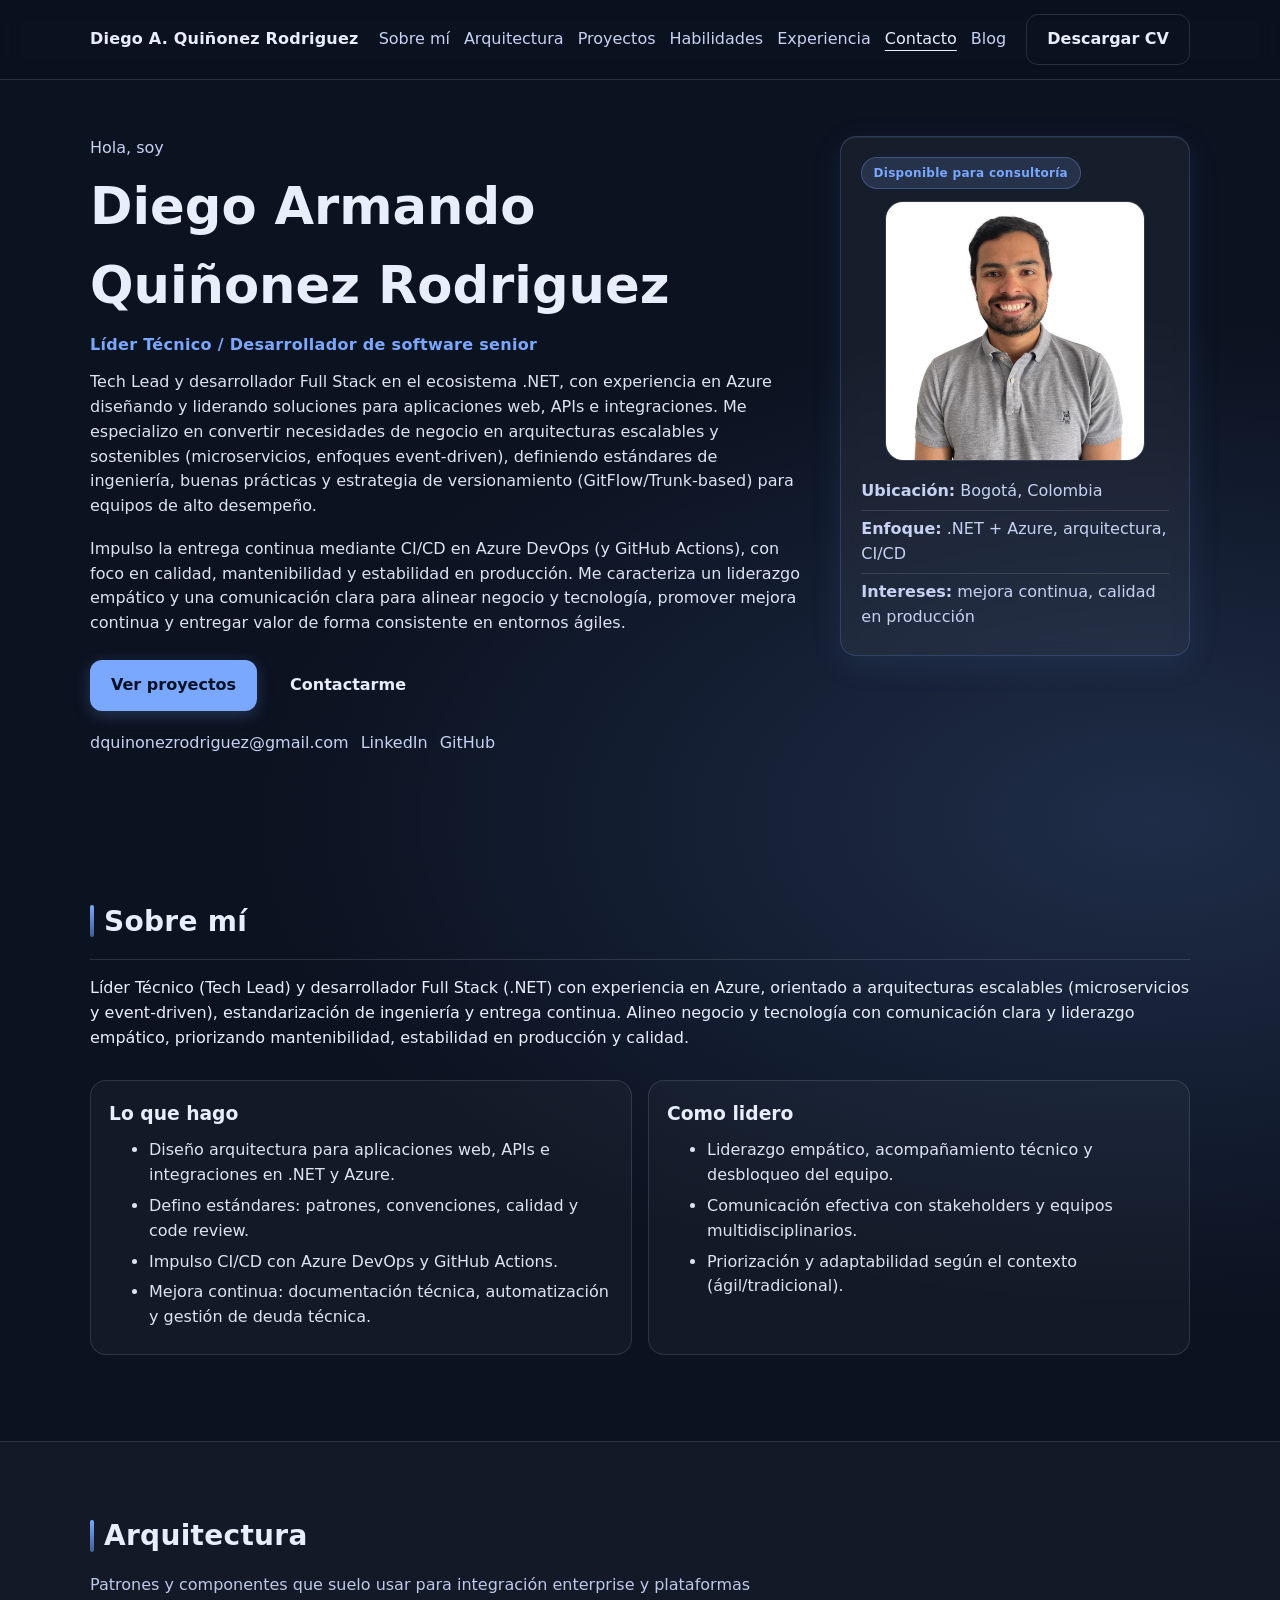
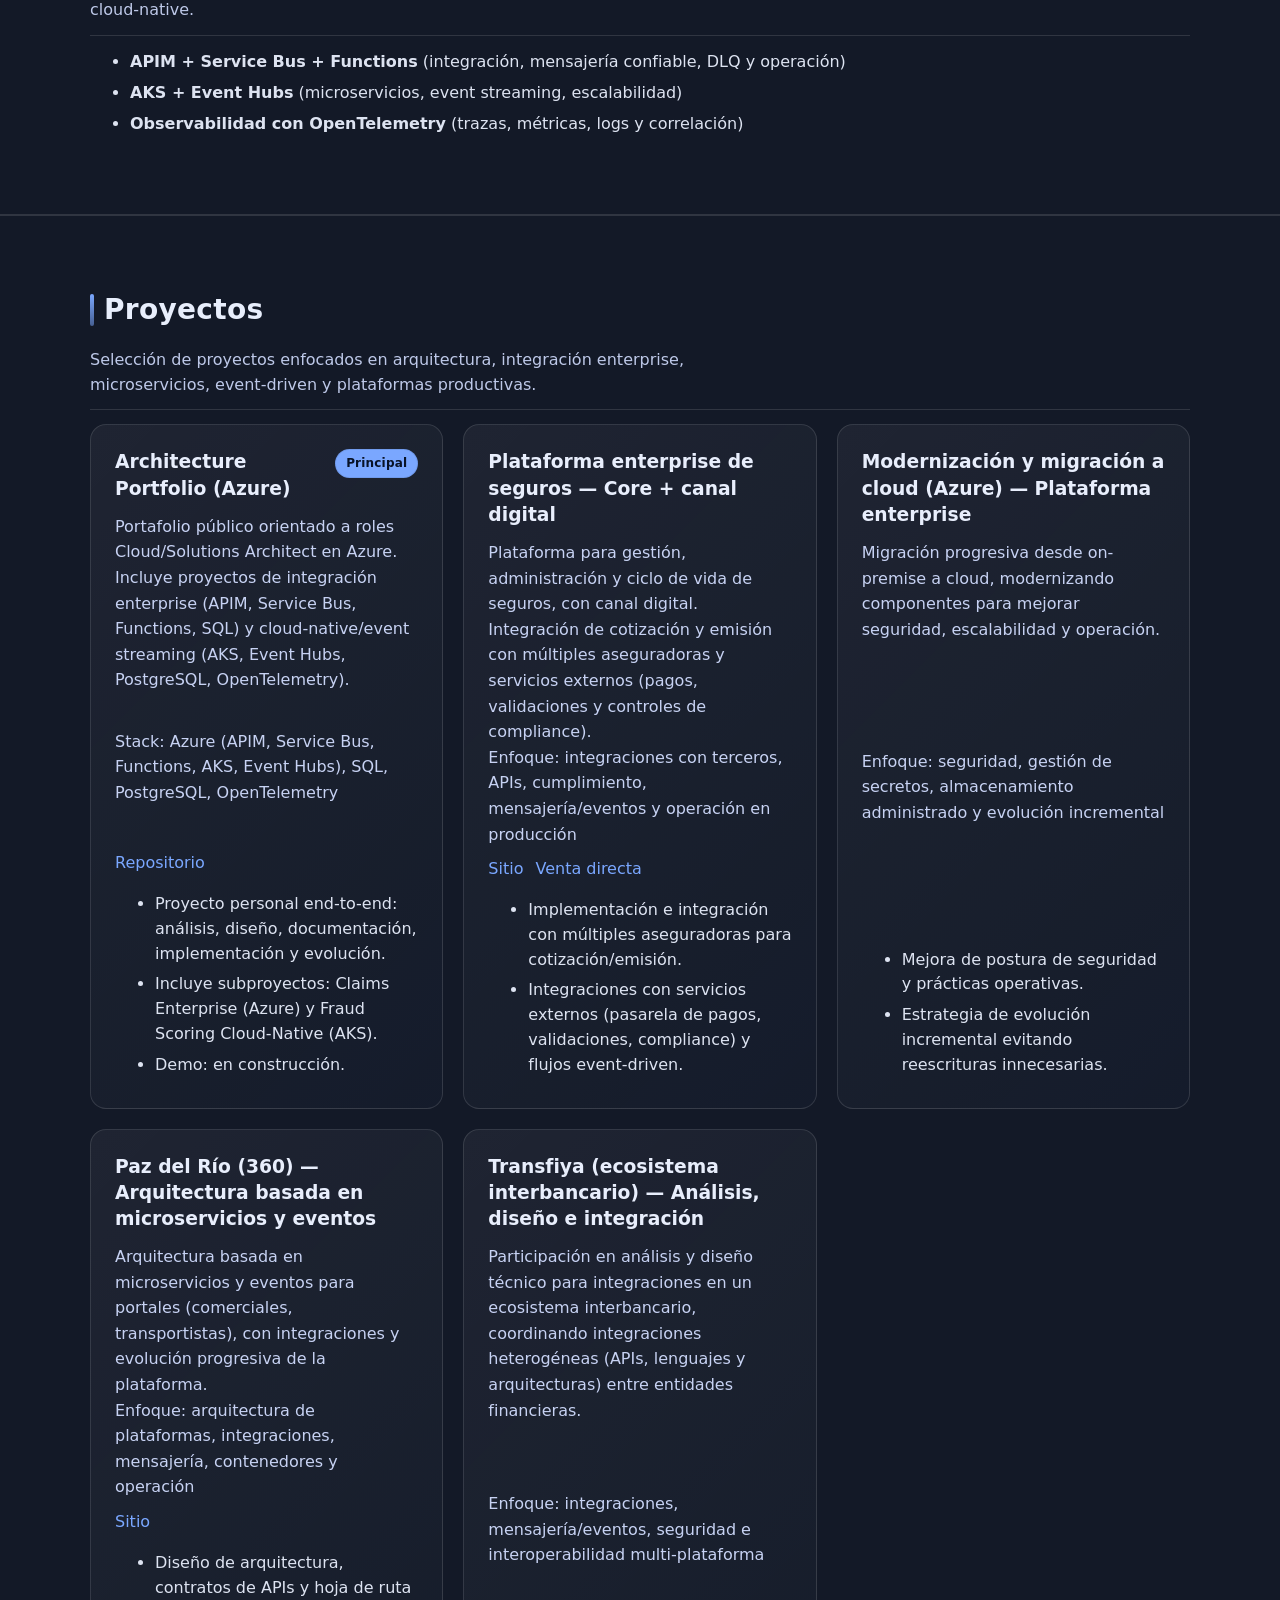
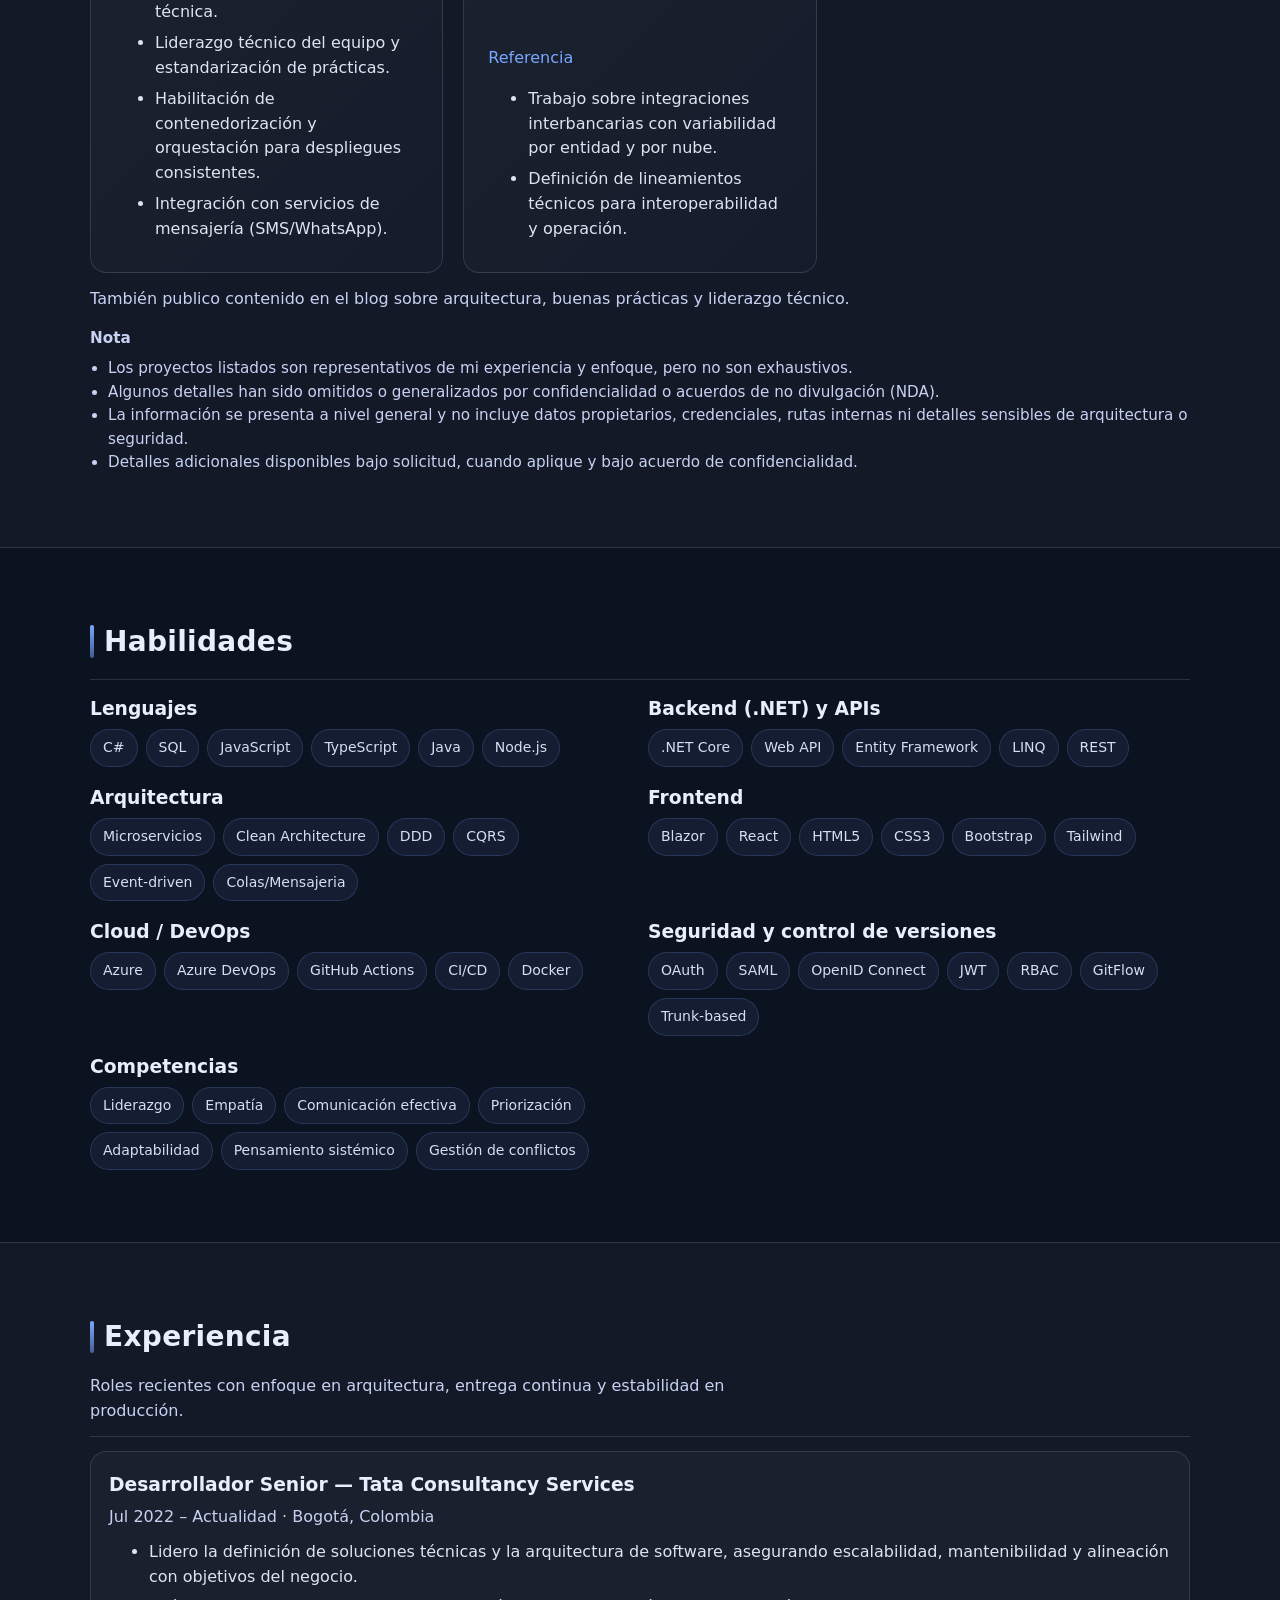
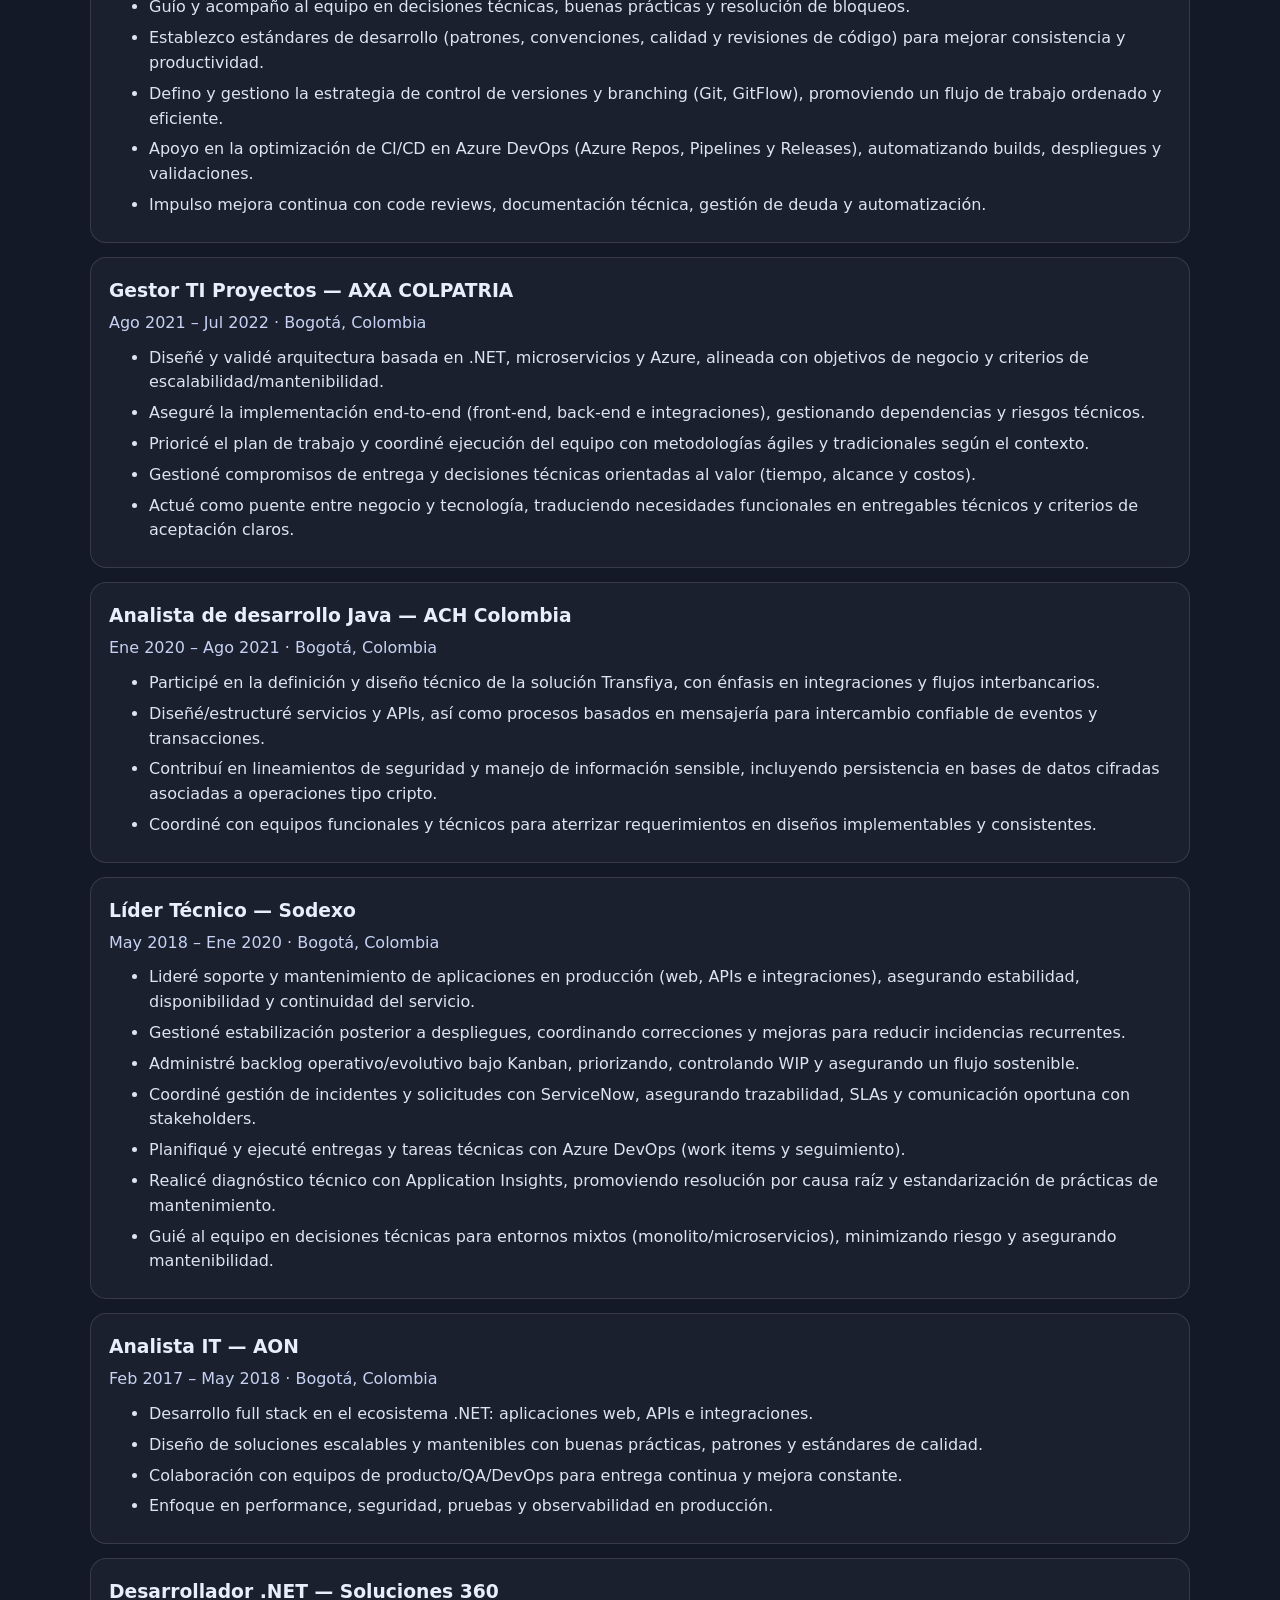
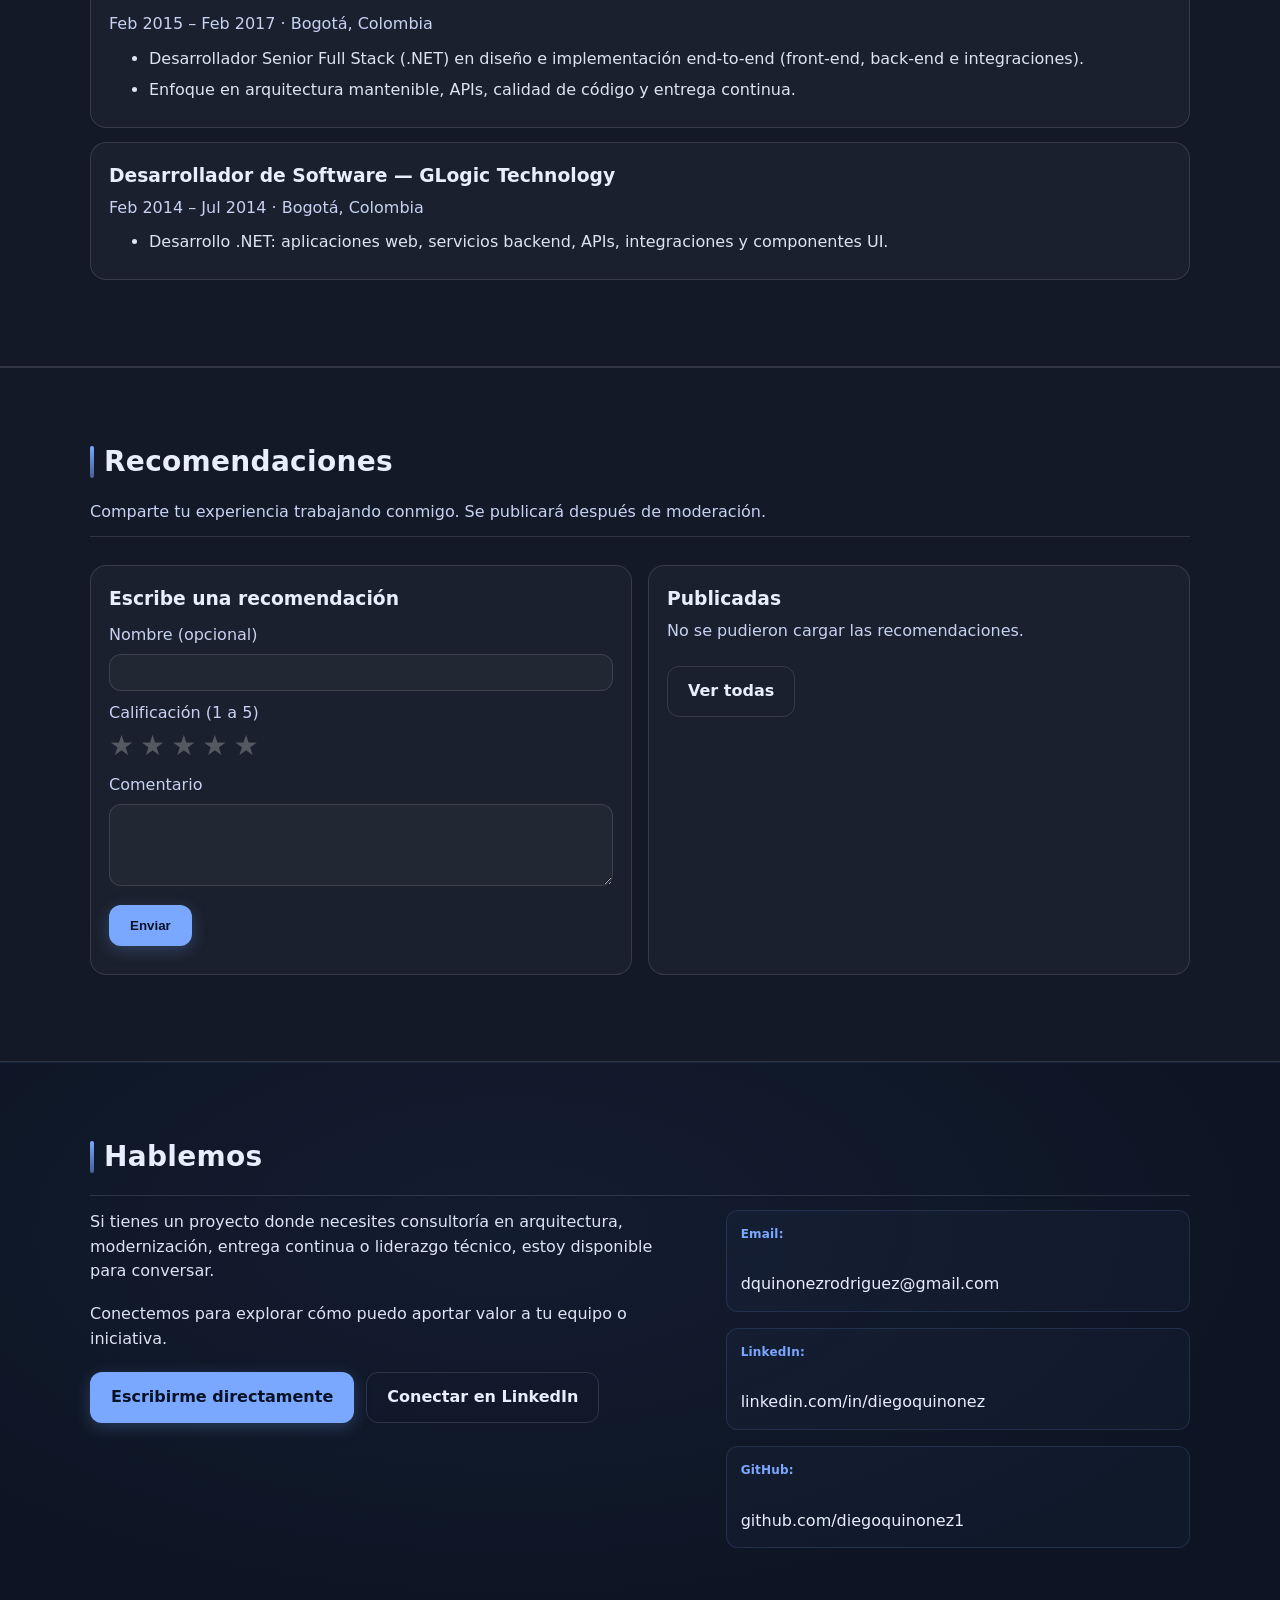
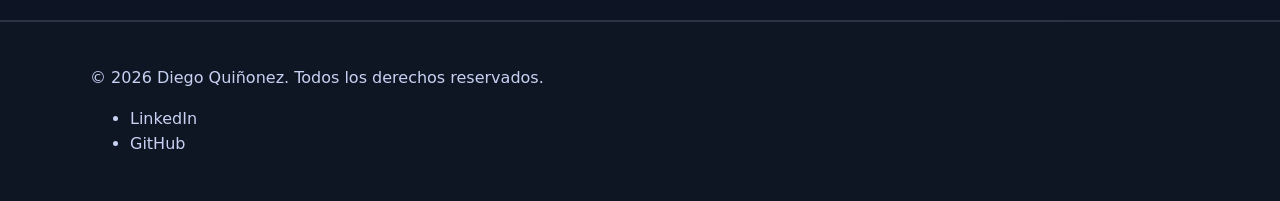
<file: index.html>
<!DOCTYPE html>
<html lang="es">

<head>
  <meta charset="UTF-8">
  <meta name="viewport" content="width=device-width, initial-scale=1.0">
  <meta name="description"
    content="Diego Qui&ntilde;onez: L&iacute;der T&eacute;cnico y Software Engineer especializado en arquitectura de software, modernizaci&oacute;n de sistemas y consultor&iacute;a t&eacute;cnica en Azure, microservicios y liderazgo.">
  <meta name="keywords"
    content="Diego Qui&ntilde;onez, l&iacute;der t&eacute;cnico, software engineer, arquitectura de software, consultor&iacute;a t&eacute;cnica, Azure, microservicios, CI/CD, DevOps, liderazgo t&eacute;cnico">
  <meta name="author" content="Diego Qui&ntilde;onez">
  <meta name="robots" content="index, follow">
  <title>Diego Qui&ntilde;onez | L&iacute;der T&eacute;cnico / Software Engineer</title>
  <link rel="stylesheet" href="assets/css/styles.css?v=20260313-1">
  <link rel="stylesheet" href="assets/css/recommendations.css?v=20260317-2">
  <link rel="icon" href="assets/img/favicon.ico" type="image/x-icon">

  <script src="https://challenges.cloudflare.com/turnstile/v0/api.js" async defer></script>
</head>

<body>

  <header class="site-header">
    <nav class="nav container">
      <a href="#start" class="brand">Diego A. Qui&ntilde;onez Rodriguez</a>

      <button class="menu-toggle" type="button" aria-expanded="false" aria-controls="site-menu">
        <span class="sr-only">Abrir men&uacute;</span>
        <span class="menu-toggle__bar"></span>
        <span class="menu-toggle__bar"></span>
        <span class="menu-toggle__bar"></span>
      </button>

      <ul id="site-menu" class="nav-links">
        <li><a href="#about">Sobre m&iacute;</a></li>
        <li><a href="#architecture">Arquitectura</a></li>
        <li><a href="#projects">Proyectos</a></li>
        <li><a href="#skills">Habilidades</a></li>
        <li><a href="#experience">Experiencia</a></li>
        <li><a href="#contact">Contacto</a></li>
        <li><a href="/blog/">Blog</a></li>
      </ul>

      <a class="btn btn-outline nav-download" href="assets/files/Diego-Qui&ntilde;onez-CV.pdf" target="_blank"
        rel="noopener">Descargar CV</a>
    </nav>
  </header>

  <main>
    <section id="start" class="section hero">
      <div class="container hero-grid">
        <div>
          <p class="eyebrow">Hola, soy</p>
          <h1>Diego Armando Qui&ntilde;onez Rodriguez</h1>
          <p class="subtitle">L&iacute;der T&eacute;cnico / Desarrollador de software senior</p>

          <p class="lead">
            Tech Lead y desarrollador Full Stack en el ecosistema .NET, con experiencia en Azure dise&ntilde;ando y
            liderando
            soluciones para aplicaciones web, APIs e integraciones. Me especializo en convertir necesidades de negocio
            en arquitecturas escalables y sostenibles (microservicios, enfoques event-driven), definiendo
            est&aacute;ndares de
            ingenier&iacute;a, buenas pr&aacute;cticas y estrategia de versionamiento (GitFlow/Trunk-based) para equipos
            de alto
            desempe&ntilde;o.
          </p>

          <p class="lead" style="margin-top:12px;">
            Impulso la entrega continua mediante CI/CD en Azure DevOps (y GitHub Actions), con foco en calidad,
            mantenibilidad y estabilidad en producci&oacute;n. Me caracteriza un liderazgo emp&aacute;tico y una
            comunicaci&oacute;n clara
            para alinear negocio y tecnolog&iacute;a, promover mejora continua y entregar valor de forma consistente en
            entornos &aacute;giles.
          </p>

          <div class="hero-cta">
            <a class="btn" href="#projects">Ver proyectos</a>
            <a class="btn btn-ghost" href="#contact">Contactarme</a>
          </div>

          <ul class="social">
            <li><a href="mailto:dquinonezrodriguez@gmail.com">dquinonezrodriguez@gmail.com</a></li>
            <li><a href="https://www.linkedin.com/in/diegoquinonez/" target="_blank" rel="noopener">LinkedIn</a></li>
            <li><a href="https://github.com/diegoquinonez1" target="_blank" rel="noopener">GitHub</a></li>
          </ul>
        </div>

        <aside class="hero-card">
          <div class="badge-available">Disponible para consultor&iacute;a</div>
          <img class="avatar" src="assets/img/profile.jpg" alt="Foto de Diego Armando Qui&ntilde;onez Rodriguez" />
          <ul class="quick-facts">
            <li><strong>Ubicaci&oacute;n:</strong> Bogot&aacute;, Colombia</li>
            <li><strong>Enfoque:</strong> .NET + Azure, arquitectura, CI/CD</li>
            <li><strong>Intereses:</strong> mejora continua, calidad en producci&oacute;n</li>
          </ul>
        </aside>
      </div>
    </section>

    <section id="about" class="section">
      <div class="container">
        <div class="section-head">
          <h2>Sobre m&iacute;</h2>
          <div class="section-divider"></div>
        </div>
        <p>
          L&iacute;der T&eacute;cnico (Tech Lead) y desarrollador Full Stack (.NET) con experiencia en Azure, orientado
          a
          arquitecturas escalables (microservicios y event-driven), estandarizaci&oacute;n de ingenier&iacute;a y
          entrega continua.
          Alineo negocio y tecnolog&iacute;a
          con comunicaci&oacute;n clara y liderazgo emp&aacute;tico, priorizando mantenibilidad, estabilidad en
          producci&oacute;n y calidad.
        </p>

        <div class="grid-2">
          <div class="item">
            <h3>Lo que hago</h3>
            <ul class="bullets">
              <li>Dise&ntilde;o arquitectura para aplicaciones web, APIs e integraciones en .NET y Azure.</li>
              <li>Defino est&aacute;ndares: patrones, convenciones, calidad y code review.</li>
              <li>Impulso CI/CD con Azure DevOps y GitHub Actions.</li>
              <li>Mejora continua: documentaci&oacute;n t&eacute;cnica, automatizaci&oacute;n y gesti&oacute;n de deuda
                t&eacute;cnica.</li>
            </ul>
          </div>

          <div class="item">
            <h3>Como lidero</h3>
            <ul class="bullets">
              <li>Liderazgo emp&aacute;tico, acompa&ntilde;amiento t&eacute;cnico y desbloqueo del equipo.</li>
              <li>Comunicaci&oacute;n efectiva con stakeholders y equipos multidisciplinarios.</li>
              <li>Priorizaci&oacute;n y adaptabilidad seg&uacute;n el contexto (&aacute;gil/tradicional).</li>
            </ul>
          </div>
        </div>
      </div>
    </section>

    <section id="architecture" class="section alt">
      <div class="container">
        <div class="section-head">
          <h2>Arquitectura</h2>
          <p class="lead">Patrones y componentes que suelo usar para integración enterprise y plataformas cloud-native.
          </p>
          <div class="section-divider"></div>
        </div>
        <ul class="bullets">
          <li><strong>APIM + Service Bus + Functions</strong> (integraci&oacute;n, mensajer&iacute;a confiable, DLQ y
            operaci&oacute;n)</li>
          <li><strong>AKS + Event Hubs</strong> (microservicios, event streaming, escalabilidad)</li>
          <li><strong>Observabilidad con OpenTelemetry</strong> (trazas, m&eacute;tricas, logs y correlaci&oacute;n)
          </li>
        </ul>
      </div>
    </section>

    <section id="projects" class="section alt">
      <div class="container">
        <div class="section-head">
          <h2>Proyectos</h2>
          <p class="lead">
            Selecci&oacute;n de proyectos enfocados en arquitectura, integraci&oacute;n enterprise, microservicios,
            event-driven y plataformas productivas.
          </p>
          <div class="section-divider"></div>
        </div>

        <div class="cards">
          <article class="card">
            <div class="card-top">
              <h3>Architecture Portfolio (Azure)</h3>
              <span class="badge">Principal</span>
            </div>
            <p>
              Portafolio p&uacute;blico orientado a roles Cloud/Solutions Architect en Azure. Incluye proyectos de
              integraci&oacute;n enterprise (APIM, Service Bus, Functions, SQL) y cloud-native/event streaming (AKS,
              Event Hubs, PostgreSQL, OpenTelemetry).
            </p>
            <p class="meta">Stack: Azure (APIM, Service Bus, Functions, AKS, Event Hubs), SQL, PostgreSQL, OpenTelemetry
            </p>
            <div class="card-links">
              <a href="https://github.com/diegoquinonez1/architecture-portfolio-azure" target="_blank"
                rel="noopener">Repositorio</a>
            </div>
            <ul class="bullets" style="margin-top:10px;">
              <li>Proyecto personal end-to-end: an&aacute;lisis, dise&ntilde;o, documentaci&oacute;n,
                implementaci&oacute;n y evoluci&oacute;n.</li>
              <li>Incluye subproyectos: Claims Enterprise (Azure) y Fraud Scoring Cloud-Native (AKS).</li>
              <li>Demo: en construcci&oacute;n.</li>
            </ul>
          </article>

          <article class="card">
            <div class="card-top">
              <h3>Plataforma enterprise de seguros &mdash; Core + canal digital</h3>
            </div>
            <p>
              Plataforma para gesti&oacute;n, administraci&oacute;n y ciclo de vida de seguros, con canal digital.
              Integraci&oacute;n de cotizaci&oacute;n y emisi&oacute;n con m&uacute;ltiples aseguradoras y servicios
              externos (pagos, validaciones y controles de compliance).
            </p>
            <p class="meta">Enfoque: integraciones con terceros, APIs, cumplimiento, mensajer&iacute;a/eventos y
              operaci&oacute;n en producci&oacute;n
            </p>
            <div class="card-links">
              <a href="https://seguros.aon.com/BAISCO/v2/" target="_blank" rel="noopener">Sitio</a>
              <a href="http://seguros.aon.com/BAISCO/v2/online/aonlink/" target="_blank" rel="noopener">Venta
                directa</a>
            </div>
            <ul class="bullets" style="margin-top:10px;">
              <li>Implementaci&oacute;n e integraci&oacute;n con m&uacute;ltiples aseguradoras para
                cotizaci&oacute;n/emisi&oacute;n.</li>
              <li>Integraciones con servicios externos (pasarela de pagos, validaciones, compliance) y flujos
                event-driven.</li>
            </ul>
          </article>

          <article class="card">
            <div class="card-top">
              <h3>Modernizaci&oacute;n y migraci&oacute;n a cloud (Azure) &mdash; Plataforma enterprise</h3>
            </div>
            <p>
              Migraci&oacute;n progresiva desde on-premise a cloud, modernizando componentes para mejorar seguridad,
              escalabilidad y operaci&oacute;n.
            </p>
            <p class="meta">Enfoque: seguridad, gesti&oacute;n de secretos, almacenamiento administrado y
              evoluci&oacute;n incremental
            </p>
            <ul class="bullets" style="margin-top:10px;">
              <li>Mejora de postura de seguridad y pr&aacute;cticas operativas.</li>
              <li>Estrategia de evoluci&oacute;n incremental evitando reescrituras innecesarias.</li>
            </ul>
          </article>

          <article class="card">
            <div class="card-top">
              <h3>Paz del R&iacute;o (360) &mdash; Arquitectura basada en microservicios y eventos</h3>
            </div>
            <p>
              Arquitectura basada en microservicios y eventos para portales (comerciales, transportistas), con
              integraciones y evoluci&oacute;n progresiva de la plataforma.
            </p>
            <p class="meta">Enfoque: arquitectura de plataformas, integraciones, mensajer&iacute;a, contenedores y
              operaci&oacute;n
            </p>
            <div class="card-links">
              <a href="https://360.pazdelrio.com.co/" target="_blank" rel="noopener">Sitio</a>
            </div>
            <ul class="bullets" style="margin-top:10px;">
              <li>Dise&ntilde;o de arquitectura, contratos de APIs y hoja de ruta t&eacute;cnica.</li>
              <li>Liderazgo t&eacute;cnico del equipo y estandarizaci&oacute;n de pr&aacute;cticas.</li>
              <li>Habilitaci&oacute;n de contenedorizaci&oacute;n y orquestaci&oacute;n para despliegues consistentes.
              </li>
              <li>Integraci&oacute;n con servicios de mensajer&iacute;a (SMS/WhatsApp).</li>
            </ul>
          </article>

          <article class="card">
            <h3>Transfiya (ecosistema interbancario) &mdash; An&aacute;lisis, dise&ntilde;o e integraci&oacute;n</h3>
            <p>
              Participaci&oacute;n en an&aacute;lisis y dise&ntilde;o t&eacute;cnico para integraciones en un ecosistema
              interbancario, coordinando integraciones heterog&eacute;neas (APIs, lenguajes y arquitecturas) entre
              entidades financieras.
            </p>
            <p class="meta">Enfoque: integraciones, mensajer&iacute;a/eventos, seguridad e interoperabilidad
              multi-plataforma
            </p>
            <div class="card-links">
              <a href="https://wise.com/co/blog/que-es-transfiya-colombia" target="_blank" rel="noopener">Referencia</a>
            </div>
            <ul class="bullets" style="margin-top:10px;">
              <li>Trabajo sobre integraciones interbancarias con variabilidad por entidad y por nube.</li>
              <li>Definici&oacute;n de lineamientos t&eacute;cnicos para interoperabilidad y operaci&oacute;n.</li>
            </ul>
          </article>
        </div>

        <p style="margin-top:14px; color: var(--muted);">
          Tambi&eacute;n publico contenido en el <a href="/blog/">blog</a> sobre arquitectura, buenas pr&aacute;cticas y
          liderazgo t&eacute;cnico.
        </p>

        <div style="margin-top:10px; color: var(--muted); font-size: 0.95rem;">
          <p style="margin:0 0 6px 0;">
            <strong>Nota</strong>
          </p>
          <ul style="margin:0; padding-left:18px;">
            <li>Los proyectos listados son representativos de mi experiencia y enfoque, pero no son exhaustivos.</li>
            <li>Algunos detalles han sido omitidos o generalizados por confidencialidad o acuerdos de no
              divulgaci&oacute;n
              (NDA).</li>
            <li>
              La informaci&oacute;n se presenta a nivel general y no incluye datos propietarios, credenciales, rutas
              internas
              ni detalles sensibles de arquitectura o seguridad.
            </li>
            <li>Detalles adicionales disponibles bajo solicitud, cuando aplique y bajo acuerdo de confidencialidad.</li>
          </ul>
        </div>
      </div>
    </section>

    <section id="skills" class="section">
      <div class="container">
        <div class="section-head">
          <h2>Habilidades</h2>
          <div class="section-divider"></div>
        </div>

        <div class="grid-2">
          <div>
            <h3>Lenguajes</h3>
            <div class="tags">
              <span class="tag">C#</span>
              <span class="tag">SQL</span>
              <span class="tag">JavaScript</span>
              <span class="tag">TypeScript</span>
              <span class="tag">Java</span>
              <span class="tag">Node.js</span>
            </div>
          </div>

          <div>
            <h3>Backend (.NET) y APIs</h3>
            <div class="tags">
              <span class="tag">.NET Core</span>
              <span class="tag">Web API</span>
              <span class="tag">Entity Framework</span>
              <span class="tag">LINQ</span>
              <span class="tag">REST</span>
            </div>
          </div>

          <div>
            <h3>Arquitectura</h3>
            <div class="tags">
              <span class="tag">Microservicios</span>
              <span class="tag">Clean Architecture</span>
              <span class="tag">DDD</span>
              <span class="tag">CQRS</span>
              <span class="tag">Event-driven</span>
              <span class="tag">Colas/Mensajeria</span>
            </div>
          </div>

          <div>
            <h3>Frontend</h3>
            <div class="tags">
              <span class="tag">Blazor</span>
              <span class="tag">React</span>
              <span class="tag">HTML5</span>
              <span class="tag">CSS3</span>
              <span class="tag">Bootstrap</span>
              <span class="tag">Tailwind</span>
            </div>
          </div>

          <div>
            <h3>Cloud / DevOps</h3>
            <div class="tags">
              <span class="tag">Azure</span>
              <span class="tag">Azure DevOps</span>
              <span class="tag">GitHub Actions</span>
              <span class="tag">CI/CD</span>
              <span class="tag">Docker</span>
            </div>
          </div>

          <div>
            <h3>Seguridad y control de versiones</h3>
            <div class="tags">
              <span class="tag">OAuth</span>
              <span class="tag">SAML</span>
              <span class="tag">OpenID Connect</span>
              <span class="tag">JWT</span>
              <span class="tag">RBAC</span>
              <span class="tag">GitFlow</span>
              <span class="tag">Trunk-based</span>
            </div>
          </div>

          <div>
            <h3>Competencias</h3>
            <div class="tags">
              <span class="tag">Liderazgo</span>
              <span class="tag">Empat&iacute;a</span>
              <span class="tag">Comunicaci&oacute;n efectiva</span>
              <span class="tag">Priorizaci&oacute;n</span>
              <span class="tag">Adaptabilidad</span>
              <span class="tag">Pensamiento sist&eacute;mico</span>
              <span class="tag">Gesti&oacute;n de conflictos</span>
            </div>
          </div>
        </div>
      </div>
    </section>

    <section id="experience" class="section alt">
      <div class="container">
        <div class="section-head">
          <h2>Experiencia</h2>
          <p>Roles recientes con enfoque en arquitectura, entrega continua y estabilidad en producci&oacute;n.</p>
          <div class="section-divider"></div>
        </div>

        <article class="item">
          <header class="item-header">
            <h3>Desarrollador Senior &mdash; Tata Consultancy Services</h3>
            <p class="meta">Jul 2022 &ndash; Actualidad &middot; Bogot&aacute;, Colombia</p>
          </header>
          <ul class="bullets">
            <li>Lidero la definici&oacute;n de soluciones t&eacute;cnicas y la arquitectura de software, asegurando
              escalabilidad,
              mantenibilidad y alineaci&oacute;n con objetivos del negocio.</li>
            <li>Gu&iacute;o y acompa&ntilde;o al equipo en decisiones t&eacute;cnicas, buenas pr&aacute;cticas y
              resoluci&oacute;n de bloqueos.</li>
            <li>Establezco est&aacute;ndares de desarrollo (patrones, convenciones, calidad y revisiones de
              c&oacute;digo) para
              mejorar consistencia y productividad.</li>
            <li>Defino y gestiono la estrategia de control de versiones y branching (Git, GitFlow), promoviendo un flujo
              de trabajo ordenado y eficiente.</li>
            <li>Apoyo en la optimizaci&oacute;n de CI/CD en Azure DevOps (Azure Repos, Pipelines y Releases),
              automatizando
              builds, despliegues y validaciones.</li>
            <li>Impulso mejora continua con code reviews, documentaci&oacute;n t&eacute;cnica, gesti&oacute;n de deuda y
              automatizaci&oacute;n.</li>
          </ul>
        </article>

        <article class="item">
          <header class="item-header">
            <h3>Gestor TI Proyectos &mdash; AXA COLPATRIA</h3>
            <p class="meta">Ago 2021 &ndash; Jul 2022 &middot; Bogot&aacute;, Colombia</p>
          </header>
          <ul class="bullets">
            <li>Dise&ntilde;&eacute; y valid&eacute; arquitectura basada en .NET, microservicios y Azure, alineada con
              objetivos de negocio y
              criterios de escalabilidad/mantenibilidad.</li>
            <li>Asegur&eacute; la implementaci&oacute;n end-to-end (front-end, back-end e integraciones), gestionando
              dependencias y
              riesgos t&eacute;cnicos.</li>
            <li>Prioric&eacute; el plan de trabajo y coordin&eacute; ejecuci&oacute;n del equipo con metodolog&iacute;as
              &aacute;giles y tradicionales
              seg&uacute;n el contexto.</li>
            <li>Gestion&eacute; compromisos de entrega y decisiones t&eacute;cnicas orientadas al valor (tiempo, alcance
              y costos).
            </li>
            <li>Actu&eacute; como puente entre negocio y tecnolog&iacute;a, traduciendo necesidades funcionales en
              entregables
              t&eacute;cnicos y criterios de aceptaci&oacute;n claros.</li>
          </ul>
        </article>

        <article class="item">
          <header class="item-header">
            <h3>Analista de desarrollo Java &mdash; ACH Colombia</h3>
            <p class="meta">Ene 2020 &ndash; Ago 2021 &middot; Bogot&aacute;, Colombia</p>
          </header>
          <ul class="bullets">
            <li>Particip&eacute; en la definici&oacute;n y dise&ntilde;o t&eacute;cnico de la soluci&oacute;n Transfiya,
              con &eacute;nfasis en integraciones y
              flujos interbancarios.</li>
            <li>Dise&ntilde;&eacute;/estructur&eacute; servicios y APIs, as&iacute; como procesos basados en
              mensajer&iacute;a para intercambio confiable
              de eventos y transacciones.</li>
            <li>Contribu&iacute; en lineamientos de seguridad y manejo de informaci&oacute;n sensible, incluyendo
              persistencia en
              bases de datos cifradas asociadas a operaciones tipo cripto.</li>
            <li>Coordin&eacute; con equipos funcionales y t&eacute;cnicos para aterrizar requerimientos en
              dise&ntilde;os implementables y
              consistentes.</li>
          </ul>
        </article>

        <article class="item">
          <header class="item-header">
            <h3>L&iacute;der T&eacute;cnico &mdash; Sodexo</h3>
            <p class="meta">May 2018 &ndash; Ene 2020 &middot; Bogot&aacute;, Colombia</p>
          </header>
          <ul class="bullets">
            <li>Lider&eacute; soporte y mantenimiento de aplicaciones en producci&oacute;n (web, APIs e integraciones),
              asegurando
              estabilidad, disponibilidad y continuidad del servicio.</li>
            <li>Gestion&eacute; estabilizaci&oacute;n posterior a despliegues, coordinando correcciones y mejoras para
              reducir
              incidencias recurrentes.</li>
            <li>Administr&eacute; backlog operativo/evolutivo bajo Kanban, priorizando, controlando WIP y asegurando un
              flujo
              sostenible.</li>
            <li>Coordin&eacute; gesti&oacute;n de incidentes y solicitudes con ServiceNow, asegurando trazabilidad, SLAs
              y
              comunicaci&oacute;n oportuna con stakeholders.</li>
            <li>Planifiqu&eacute; y ejecut&eacute; entregas y tareas t&eacute;cnicas con Azure DevOps (work items y
              seguimiento).</li>
            <li>Realic&eacute; diagn&oacute;stico t&eacute;cnico con Application Insights, promoviendo resoluci&oacute;n
              por causa ra&iacute;z y
              estandarizaci&oacute;n de pr&aacute;cticas de mantenimiento.</li>
            <li>Gui&eacute; al equipo en decisiones t&eacute;cnicas para entornos mixtos (monolito/microservicios),
              minimizando riesgo
              y asegurando mantenibilidad.</li>
          </ul>
        </article>

        <article class="item">
          <header class="item-header">
            <h3>Analista IT &mdash; AON</h3>
            <p class="meta">Feb 2017 &ndash; May 2018 &middot; Bogot&aacute;, Colombia</p>
          </header>
          <ul class="bullets">
            <li>Desarrollo full stack en el ecosistema .NET: aplicaciones web, APIs e integraciones.</li>
            <li>Dise&ntilde;o de soluciones escalables y mantenibles con buenas pr&aacute;cticas, patrones y
              est&aacute;ndares de calidad.
            </li>
            <li>Colaboraci&oacute;n con equipos de producto/QA/DevOps para entrega continua y mejora constante.</li>
            <li>Enfoque en performance, seguridad, pruebas y observabilidad en producci&oacute;n.</li>
          </ul>
        </article>

        <article class="item">
          <header class="item-header">
            <h3>Desarrollador .NET &mdash; Soluciones 360</h3>
            <p class="meta">Feb 2015 &ndash; Feb 2017 &middot; Bogot&aacute;, Colombia</p>
          </header>
          <ul class="bullets">
            <li>Desarrollador Senior Full Stack (.NET) en dise&ntilde;o e implementaci&oacute;n end-to-end (front-end,
              back-end e
              integraciones).</li>
            <li>Enfoque en arquitectura mantenible, APIs, calidad de c&oacute;digo y entrega continua.</li>
          </ul>
        </article>

        <article class="item">
          <header class="item-header">
            <h3>Desarrollador de Software &mdash; GLogic Technology</h3>
            <p class="meta">Feb 2014 &ndash; Jul 2014 &middot; Bogot&aacute;, Colombia</p>
          </header>
          <ul class="bullets">
            <li>Desarrollo .NET: aplicaciones web, servicios backend, APIs, integraciones y componentes UI.</li>
          </ul>
        </article>
      </div>
    </section>

    <section id="recommendations" class="section alt">
      <div class="container">
        <div class="section-head">
          <h2>Recomendaciones</h2>
          <p>Comparte tu experiencia trabajando conmigo. Se publicar&aacute; despu&eacute;s de moderaci&oacute;n.</p>
          <div class="section-divider"></div>
        </div>

        <div class="grid-2">
          <div class="item">
            <h3>Escribe una recomendaci&oacute;n</h3>

            <form id="rec-form">
              <div class="hp-field" aria-hidden="true">
                <label>Website <input type="text" name="website" autocomplete="off" tabindex="-1" /></label>
              </div>

              <label>
                <span class="form-label">Nombre (opcional)</span>
                <input name="name" type="text" maxlength="60" />
              </label>

              <label>
                <span class="form-label">Calificaci&oacute;n (1 a 5)</span>
                <div class="stars" role="radiogroup" aria-label="Calificaci&oacute;n de 1 a 5">
                  <input id="star5" type="radio" name="rating" value="5" required><label for="star5">★</label>
                  <input id="star4" type="radio" name="rating" value="4"><label for="star4">★</label>
                  <input id="star3" type="radio" name="rating" value="3"><label for="star3">★</label>
                  <input id="star2" type="radio" name="rating" value="2"><label for="star2">★</label>
                  <input id="star1" type="radio" name="rating" value="1"><label for="star1">★</label>
                </div>
              </label>

              <label>
                <span class="form-label">Comentario</span>
                <textarea name="comment" rows="4" minlength="20" maxlength="800" required></textarea>
              </label>

              <div class="turnstile-wrap">
                <div class="cf-turnstile" data-sitekey="0x4AAAAAACsJqODgIuXzH6gH"></div>
              </div>

              <button class="btn" type="submit">Enviar</button>
              <p id="rec-status" class="meta" aria-live="polite"></p>
            </form>
          </div>

          <div class="item">
            <h3>Publicadas</h3>
            <div id="rec-summary" class="meta">Cargando&hellip;</div>
            <div id="rec-list" class="rec-list"></div>

            <div class="rec-actions">
              <a class="btn btn-outline" href="/recommendations/">Ver todas</a>
            </div>
          </div>
        </div>
      </div>
    </section>

    <section id="contact" class="section contact-cta">
      <div class="container">
        <div class="section-head">
          <h2>Hablemos</h2>
          <div class="section-divider"></div>
        </div>

        <div class="contact-content">
          <div>
            <p class="lead">
              Si tienes un proyecto donde necesites consultor&iacute;a en arquitectura, modernizaci&oacute;n,
              entrega continua o liderazgo t&eacute;cnico, estoy disponible para conversar.
            </p>
            <p class="lead" style="margin-bottom: 20px;">
              Conectemos para explorar c&oacute;mo puedo aportar valor a tu equipo o iniciativa.
            </p>
            <div class="contact-links">
              <a class="btn"
                href="mailto:dquinonezrodriguez@gmail.com?subject=Consultor%C3%ADa%20-%20Proyecto%20Nuevo">Escribirme
                directamente</a>
              <a class="btn btn-outline" href="https://www.linkedin.com/in/diegoquinonez/" target="_blank"
                rel="noopener">Conectar en LinkedIn</a>
            </div>
          </div>
          <div class="contact-meta">
            <ul class="contact-list">
              <li>
                <strong>Email:</strong><br>
                <a href="mailto:dquinonezrodriguez@gmail.com">dquinonezrodriguez@gmail.com</a>
              </li>
              <li>
                <strong>LinkedIn:</strong><br>
                <a href="https://www.linkedin.com/in/diegoquinonez/" target="_blank"
                  rel="noopener">linkedin.com/in/diegoquinonez</a>
              </li>
              <li>
                <strong>GitHub:</strong><br>
                <a href="https://github.com/diegoquinonez1" target="_blank" rel="noopener">github.com/diegoquinonez1</a>
              </li>
            </ul>
          </div>
        </div>
      </div>
    </section>
  </main>

  <footer class="site-footer">
    <div class="container">
      <p>&copy; <span id="year"></span> Diego Qui&ntilde;onez. Todos los derechos reservados.</p>
      <ul class="social-links">
        <li><a href="https://www.linkedin.com/in/diegoquinonez/" target="_blank" rel="noopener noreferrer">LinkedIn</a>
        </li>
        <li><a href="https://github.com/diegoquinonez1" target="_blank" rel="noopener noreferrer">GitHub</a></li>
      </ul>
    </div>
  </footer>

  <button class="back-to-top" type="button" aria-label="Volver arriba" hidden>
    &uarr;
  </button>

  <script src="assets/js/main.js?v=20260313-1"></script>
  <script src="assets/js/recommendations.js?v=20260317-2"></script>
</body>

</html>
</file>
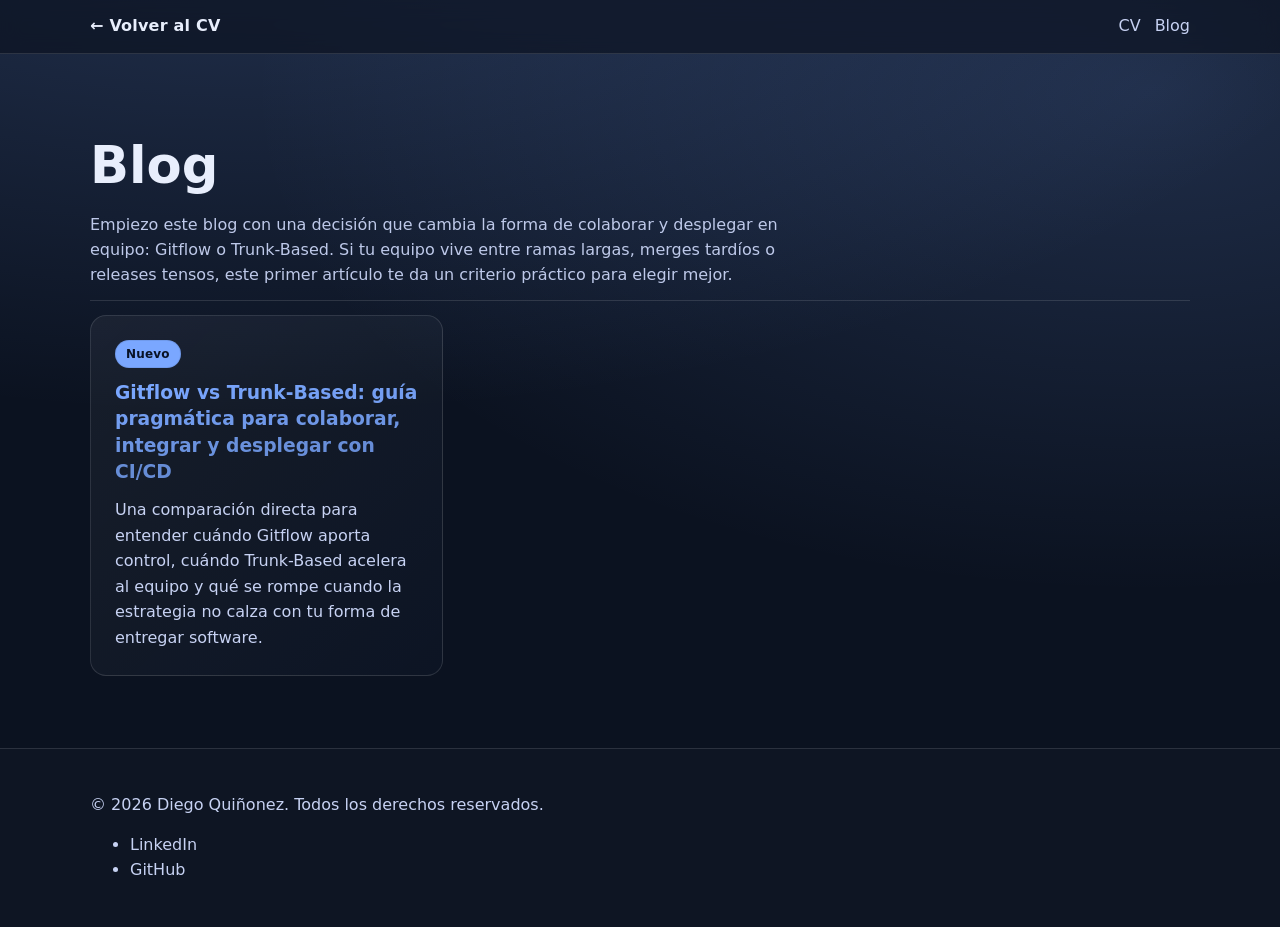
<file: blog/index.html>
<!doctype html>
<html lang="es">

<head>
    <meta charset="utf-8" />
    <meta name="viewport" content="width=device-width, initial-scale=1" />
    <title>Blog | Diego Qui&ntilde;onez</title>
    <meta name="description"
        content="Blog de Diego Qui&ntilde;onez: art&iacute;culos sobre desarrollo de software, arquitectura y liderazgo t&eacute;cnico." />
    <meta name="keywords"
        content="blog, desarrollo de software, arquitectura, liderazgo t&eacute;cnico, Diego Qui&ntilde;onez" />
    <meta name="author" content="Diego Qui&ntilde;onez" />
    <meta name="robots" content="index, follow" />
    <link rel="stylesheet" href="/assets/css/styles.css?v=20260313-1" />
    <link rel="icon" href="/assets/img/favicon.ico" type="image/x-icon">
</head>

<body>
    <header class="site-header">
        <nav class="nav container">
            <a class="brand" href="/">&larr; Volver al CV</a>

            <button class="menu-toggle" type="button" aria-expanded="false" aria-controls="site-menu">
                <span class="sr-only">Abrir men&uacute;</span>
                <span class="menu-toggle__bar"></span><br>
                <span class="menu-toggle__bar"></span><br>
                <span class="menu-toggle__bar"></span>
            </button>

            <ul id="site-menu" class="nav-links">
                <li><a href="/">CV</a></li>
                <li><a href="/blog/">Blog</a></li>
            </ul>
        </nav>
    </header>

    <main class="section">
        <div class="container">
            <div class="section-head">
                <h1>Blog</h1>
                <p class="lead">
                    Empiezo este blog con una decisi&oacute;n que cambia la forma de colaborar y desplegar en equipo:
                    Gitflow o Trunk-Based. Si tu equipo vive entre ramas largas, merges tard&iacute;os o releases
                    tensos, este primer art&iacute;culo te da un criterio pr&aacute;ctico para elegir mejor.
                </p>
                <div class="section-divider"></div>
            </div>

            <div class="cards">
                <article class="card card-featured">
                    <div class="card-meta">
                        <span class="badge badge-new">Nuevo</span>
                    </div>
                    <h3><a href="/blog/posts/gitflow-vs-trunk.html">Gitflow vs Trunk-Based: gu&iacute;a
                            pragm&aacute;tica para
                            colaborar, integrar y desplegar con CI/CD</a></h3>
                    <p>Una comparaci&oacute;n directa para entender cu&aacute;ndo Gitflow aporta control, cu&aacute;ndo
                        Trunk-Based acelera al equipo y qu&eacute; se rompe cuando la estrategia no calza con tu forma
                        de entregar software.</p>
                </article>

                <!-- <article class="card">
                    <h3><a href="/blog/posts/integracion-enterprise-azure.html">Integraci&oacute;n enterprise en Azure:
                            APIM +
                            Service Bus + Functions (DLQ y operaci&oacute;n)</a></h3>
                    <p class="meta">Pendiente &middot; 8&ndash;12 min</p>
                    <p>Patrones de mensajer&iacute;a confiable, DLQ, reintentos, idempotencia y observabilidad.</p>
                </article>

                <article class="card">
                    <h3><a href="/blog/posts/cloud-native-aks-eventhubs.html">Cloud-native en Azure: AKS + Event Hubs +
                            OpenTelemetry (trazabilidad distribuida)</a></h3>
                    <p class="meta">Pendiente &middot; 10&ndash;14 min</p>
                    <p>C&oacute;mo instrumentar trazas/m&eacute;tricas/logs y operar microservicios orientados a
                        eventos.</p>
                </article> -->
            </div>
        </div>
    </main>

    <footer class="site-footer">
        <div class="container">
            <p>&copy; <span id="year"></span> Diego Qui&ntilde;onez. Todos los derechos reservados.</p>
            <ul class="social-links">
                <li><a href="https://www.linkedin.com/in/diegoquinonez/" target="_blank"
                        rel="noopener noreferrer">LinkedIn</a>
                </li>
                <li><a href="https://github.com/diegoquinonez1" target="_blank" rel="noopener noreferrer">GitHub</a>
                </li>
            </ul>
        </div>
    </footer>

    <button class="back-to-top" type="button" aria-label="Volver arriba" hidden>
        &uarr;
    </button>

    <script src="../assets/js/main.js?v=20260313-1"></script>
</body>

</html>
</file>
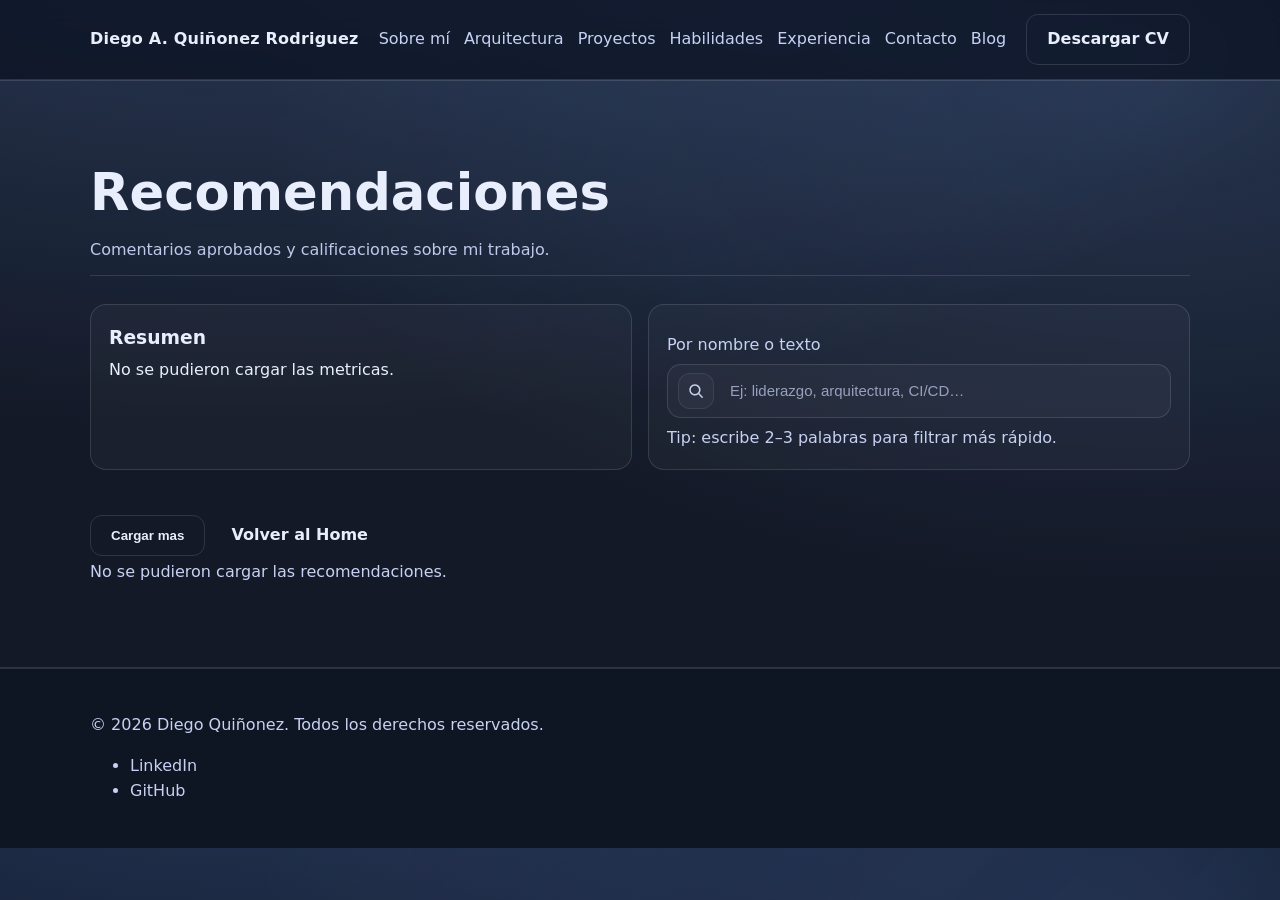
<file: recommendations/index.html>
<!DOCTYPE html>
<html lang="es">

<head>
    <meta charset="UTF-8" />
    <meta name="viewport" content="width=device-width, initial-scale=1.0" />
    <title>Recomendaciones | Diego Qui&ntilde;onez</title>
    <meta name="description"
        content="Recomendaciones y comentarios sobre el trabajo de Diego Qui&ntilde;onez en liderazgo t&eacute;cnico, arquitectura de software, CI/CD y m&aacute;s." />
    <meta name="keywords"
        content="recomendaciones, comentarios, liderazgo t&eacute;cnico, arquitectura de software, CI/CD, Diego Qui&ntilde;onez" />
    <meta name="author" content="Diego Qui&ntilde;onez" />
    <meta name="robots" content="index, follow" />


    <link rel="stylesheet" href="/assets/css/styles.css?v=20260313-1" />
    <link rel="stylesheet" href="/assets/css/recommendations.css?v=20260318-1" />
    <link rel="icon" href="/assets/img/favicon.ico" type="image/x-icon">
</head>

<body>
    <header class="site-header">
        <nav class="nav container">
            <a href="/#start" class="brand">Diego A. Qui&ntilde;onez Rodriguez</a>

            <button class="menu-toggle" type="button" aria-expanded="false" aria-controls="site-menu">
                <span class="sr-only">Abrir men&uacute;</span>
                <span class="menu-toggle__bar"></span>
                <span class="menu-toggle__bar"></span>
                <span class="menu-toggle__bar"></span>
            </button>

            <ul id="site-menu" class="nav-links">
                <li><a href="/#about">Sobre m&iacute;</a></li>
                <li><a href="/#architecture">Arquitectura</a></li>
                <li><a href="/#projects">Proyectos</a></li>
                <li><a href="/#skills">Habilidades</a></li>
                <li><a href="/#experience">Experiencia</a></li>
                <li><a href="/#contact">Contacto</a></li>
                <li><a href="/blog/">Blog</a></li>
            </ul>

            <a class="btn btn-outline nav-download" href="assets/files/Diego-Qui&ntilde;onez-CV.pdf" target="_blank"
                rel="noopener">Descargar CV</a>
        </nav>
    </header>

    <main>
        <section class="section alt">
            <div class="container">
                <div class="section-head">
                    <h1 style="margin:0;">Recomendaciones</h1>
                    <p class="lead">Comentarios aprobados y calificaciones sobre mi trabajo.</p>
                    <div class="section-divider"></div>
                </div>

                <div class="grid-2">
                    <div class="item">
                        <h3>Resumen</h3>
                        <div id="rec-metrics" class="rec-metrics">Cargando&hellip;</div>
                    </div>

                    <div class="item">
                        <div class="rec-search">
                            <label class="rec-search__label" for="rec-q">
                                <span class="form-label">Por nombre o texto</span>
                            </label>

                            <div class="rec-search__control">
                                <span class="rec-search__icon" aria-hidden="true">
                                    <svg viewBox="0 0 24 24" width="18" height="18" focusable="false"
                                        aria-hidden="true">
                                        <path
                                            d="M10.5 3a7.5 7.5 0 1 0 4.57 13.45l4.49 4.49a1 1 0 0 0 1.41-1.41l-4.49-4.49A7.5 7.5 0 0 0 10.5 3Zm0 2a5.5 5.5 0 1 1 0 11a5.5 5.5 0 0 1 0-11Z"
                                            fill="currentColor" />
                                    </svg>
                                </span>

                                <input id="rec-q" type="search" placeholder="Ej: liderazgo, arquitectura, CI/CD&hellip;"
                                    autocomplete="off" />
                                <button id="rec-clear" class="rec-search__clear" type="button">Limpiar</button>
                            </div>

                            <p class="meta rec-search__hint">Tip: escribe 2–3 palabras para filtrar más rápido.</p>
                        </div>
                    </div>
                </div>

                <div style="margin-top:14px;">
                    <div id="rec-list" class="rec-list"></div>

                    <div class="rec-actions">
                        <button id="rec-more" class="btn btn-outline" type="button">Cargar m&aacute;s</button>
                        <a class="btn btn-ghost" href="/#recommendations">Volver al Home</a>
                    </div>

                    <p id="rec-status" class="meta" aria-live="polite"></p>
                </div>
            </div>
        </section>
    </main>

    <footer class="site-footer">
        <div class="container">
            <p>&copy; <span id="year"></span> Diego Qui&ntilde;onez. Todos los derechos reservados.</p>
            <ul class="social-links">
                <li><a href="https://www.linkedin.com/in/diegoquinonez/" target="_blank"
                        rel="noopener noreferrer">LinkedIn</a>
                </li>
                <li><a href="https://github.com/diegoquinonez1" target="_blank" rel="noopener noreferrer">GitHub</a>
                </li>
            </ul>
        </div>
    </footer>

    <button class="back-to-top" type="button" aria-label="Volver arriba" hidden>
        &uarr;
    </button>

    <script src="/assets/js/main.js?v=20260313-1"></script>
    <script src="/assets/js/recommendations.js?v=20260317-2"></script>
</body>

</html>
</file>
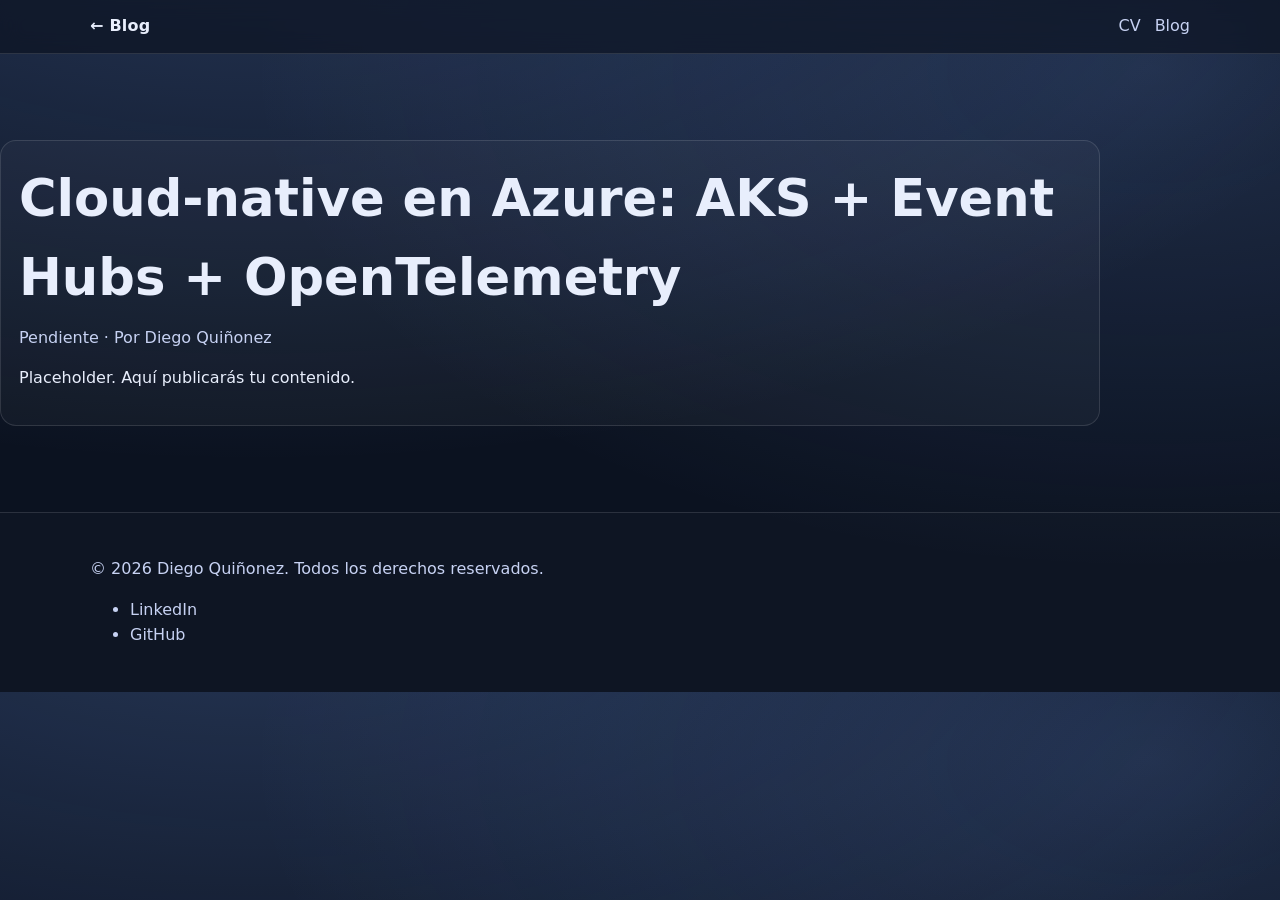
<file: blog/posts/cloud-native-aks-eventhubs.html>
<!doctype html>
<html lang="es">

<head>
    <meta charset="utf-8" />
    <meta name="viewport" content="width=device-width, initial-scale=1" />
    <title>Cloud-native en Azure (AKS + Event Hubs) | Diego Qui&ntilde;onez</title>
    <link rel="stylesheet" href="../../assets/css/styles.css?v=20260313-1" />
    <link rel="icon" href="../../assets/img/favicon.ico" type="image/x-icon">
</head>

<body>
    <header class="site-header">
        <nav class="nav container">
            <a class="brand" href="/blog/">&larr; Blog</a>

            <button class="menu-toggle" type="button" aria-expanded="false" aria-controls="site-menu">
                <span class="sr-only">Abrir men&uacute;</span>
                <span class="menu-toggle__bar"></span><br>
                <span class="menu-toggle__bar"></span><br>
                <span class="menu-toggle__bar"></span>
            </button>

            <ul id="site-menu" class="nav-links">
                <li><a href="/">CV</a></li>
                <li><a href="/blog/">Blog</a></li>
            </ul>
        </nav>
    </header>

    <main class="section">
        <article class="container item">
            <h1>Cloud-native en Azure: AKS + Event Hubs + OpenTelemetry</h1>
            <p class="meta">Pendiente &middot; Por Diego Qui&ntilde;onez</p>
            <p>Placeholder. Aqu&iacute; publicar&aacute;s tu contenido.</p>
        </article>
    </main>

    <footer class="site-footer">
        <div class="container">
            <p>&copy; <span id="year"></span> Diego Qui&ntilde;onez. Todos los derechos reservados.</p>
            <ul class="social-links">
                <li><a href="https://www.linkedin.com/in/diegoquinonez/" target="_blank"
                        rel="noopener noreferrer">LinkedIn</a>
                </li>
                <li><a href="https://github.com/diegoquinonez1" target="_blank" rel="noopener noreferrer">GitHub</a>
                </li>
            </ul>
        </div>
    </footer>

    <button class="back-to-top" type="button" aria-label="Volver arriba" hidden>
        ↑
    </button>

    <script src="../../assets/js/main.js?v=20260313-1"></script>
</body>

</html>
</file>
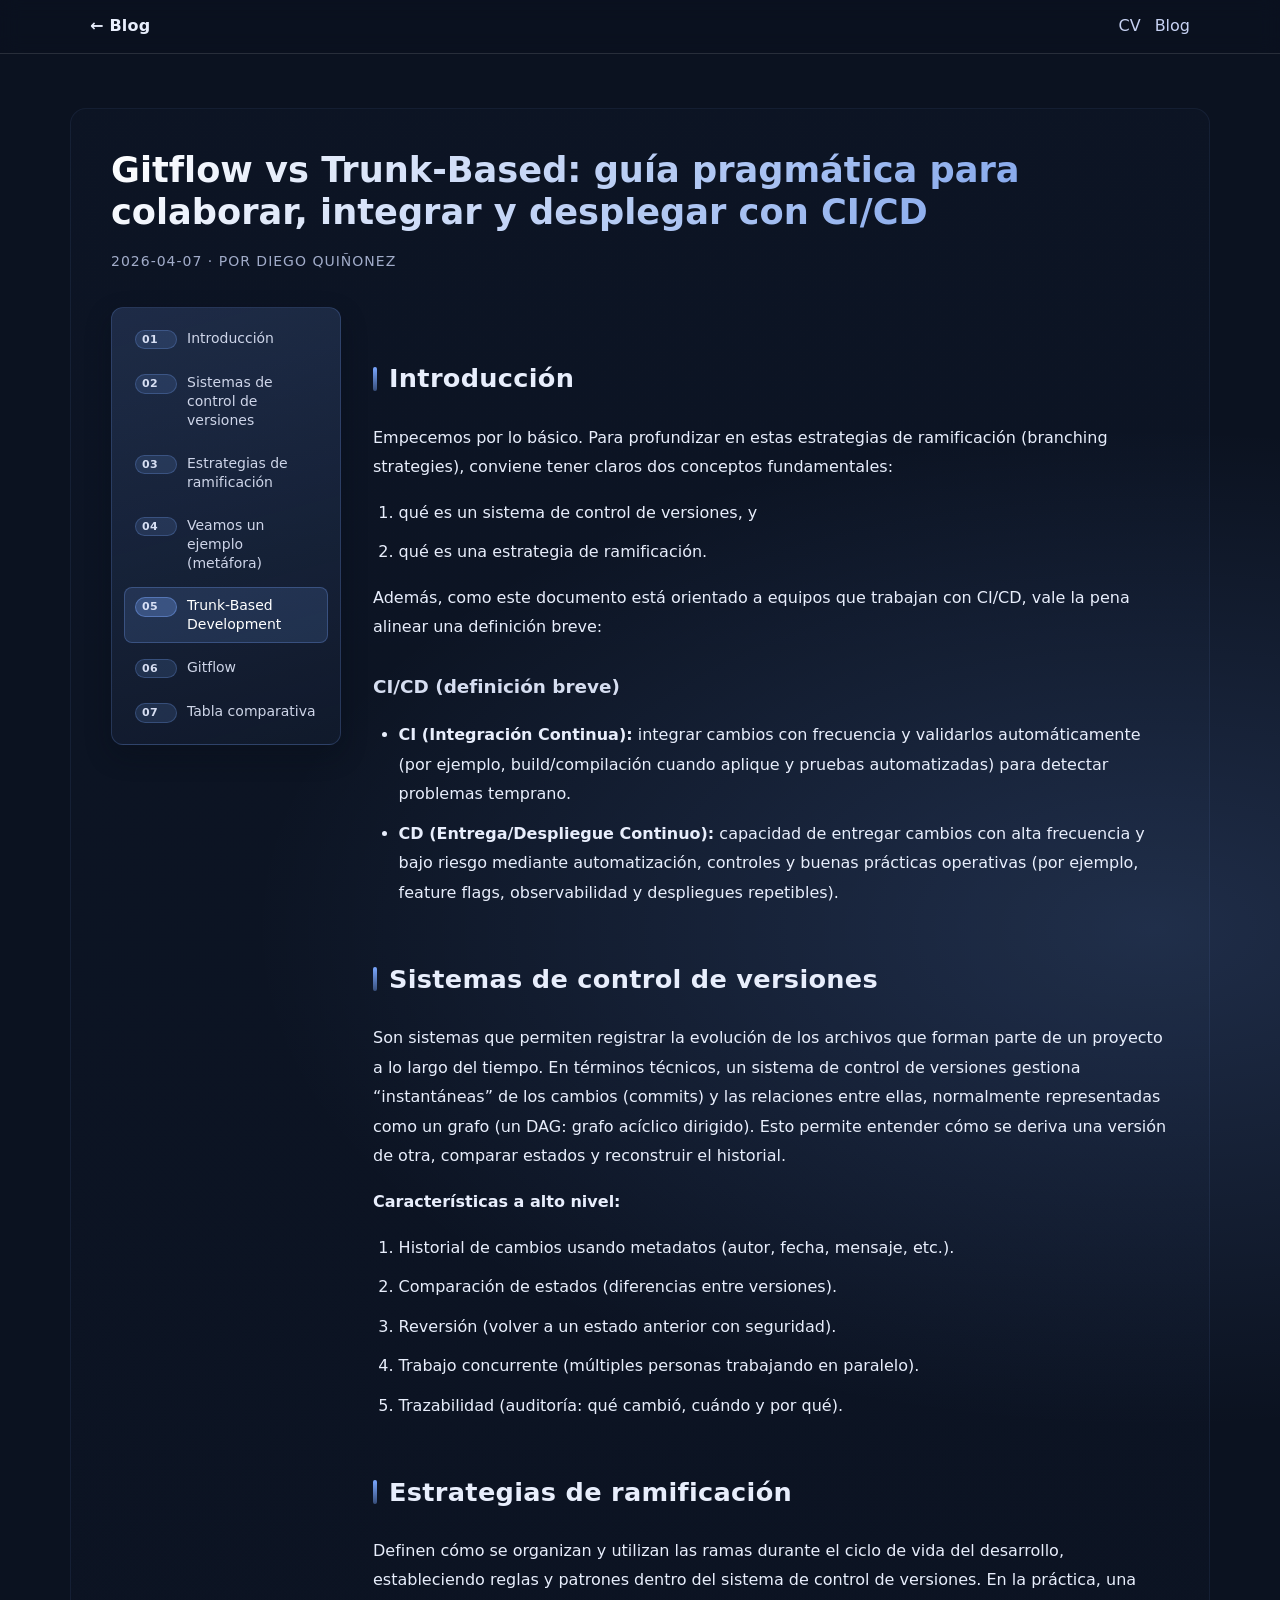
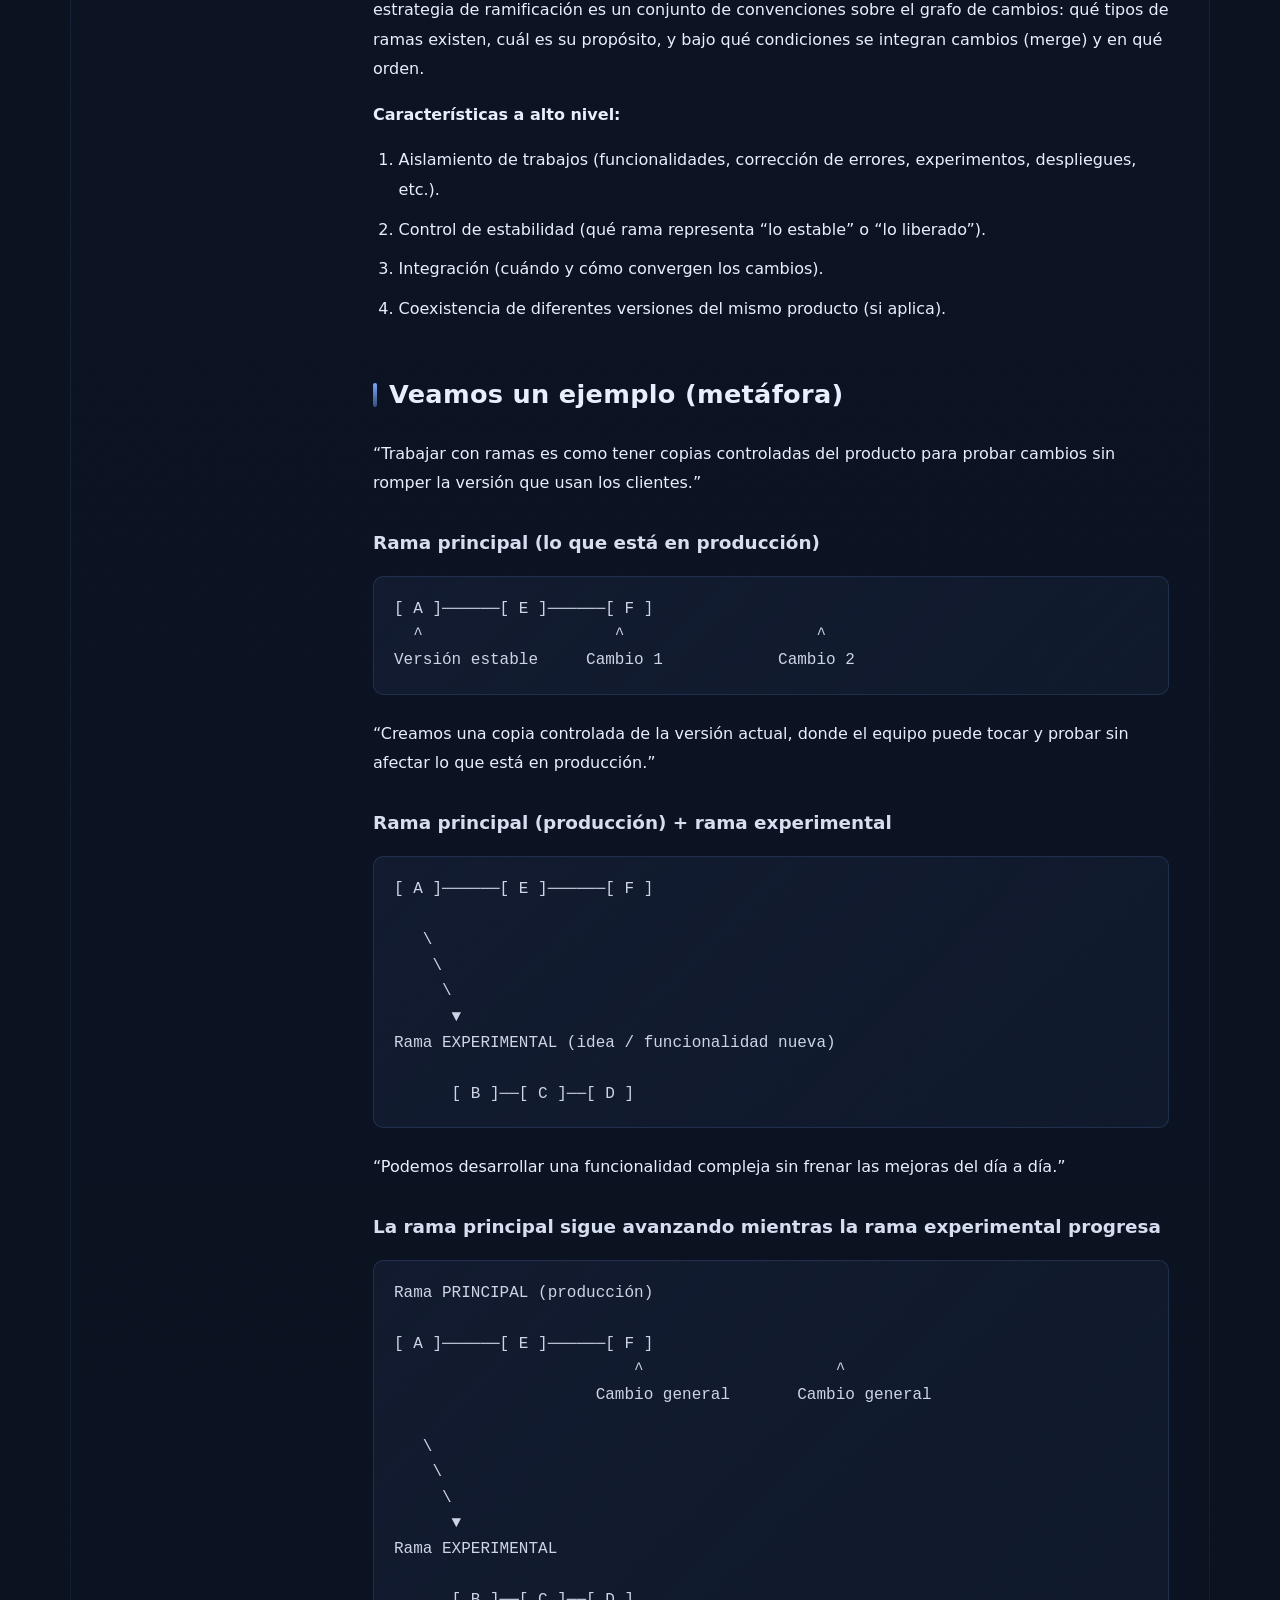
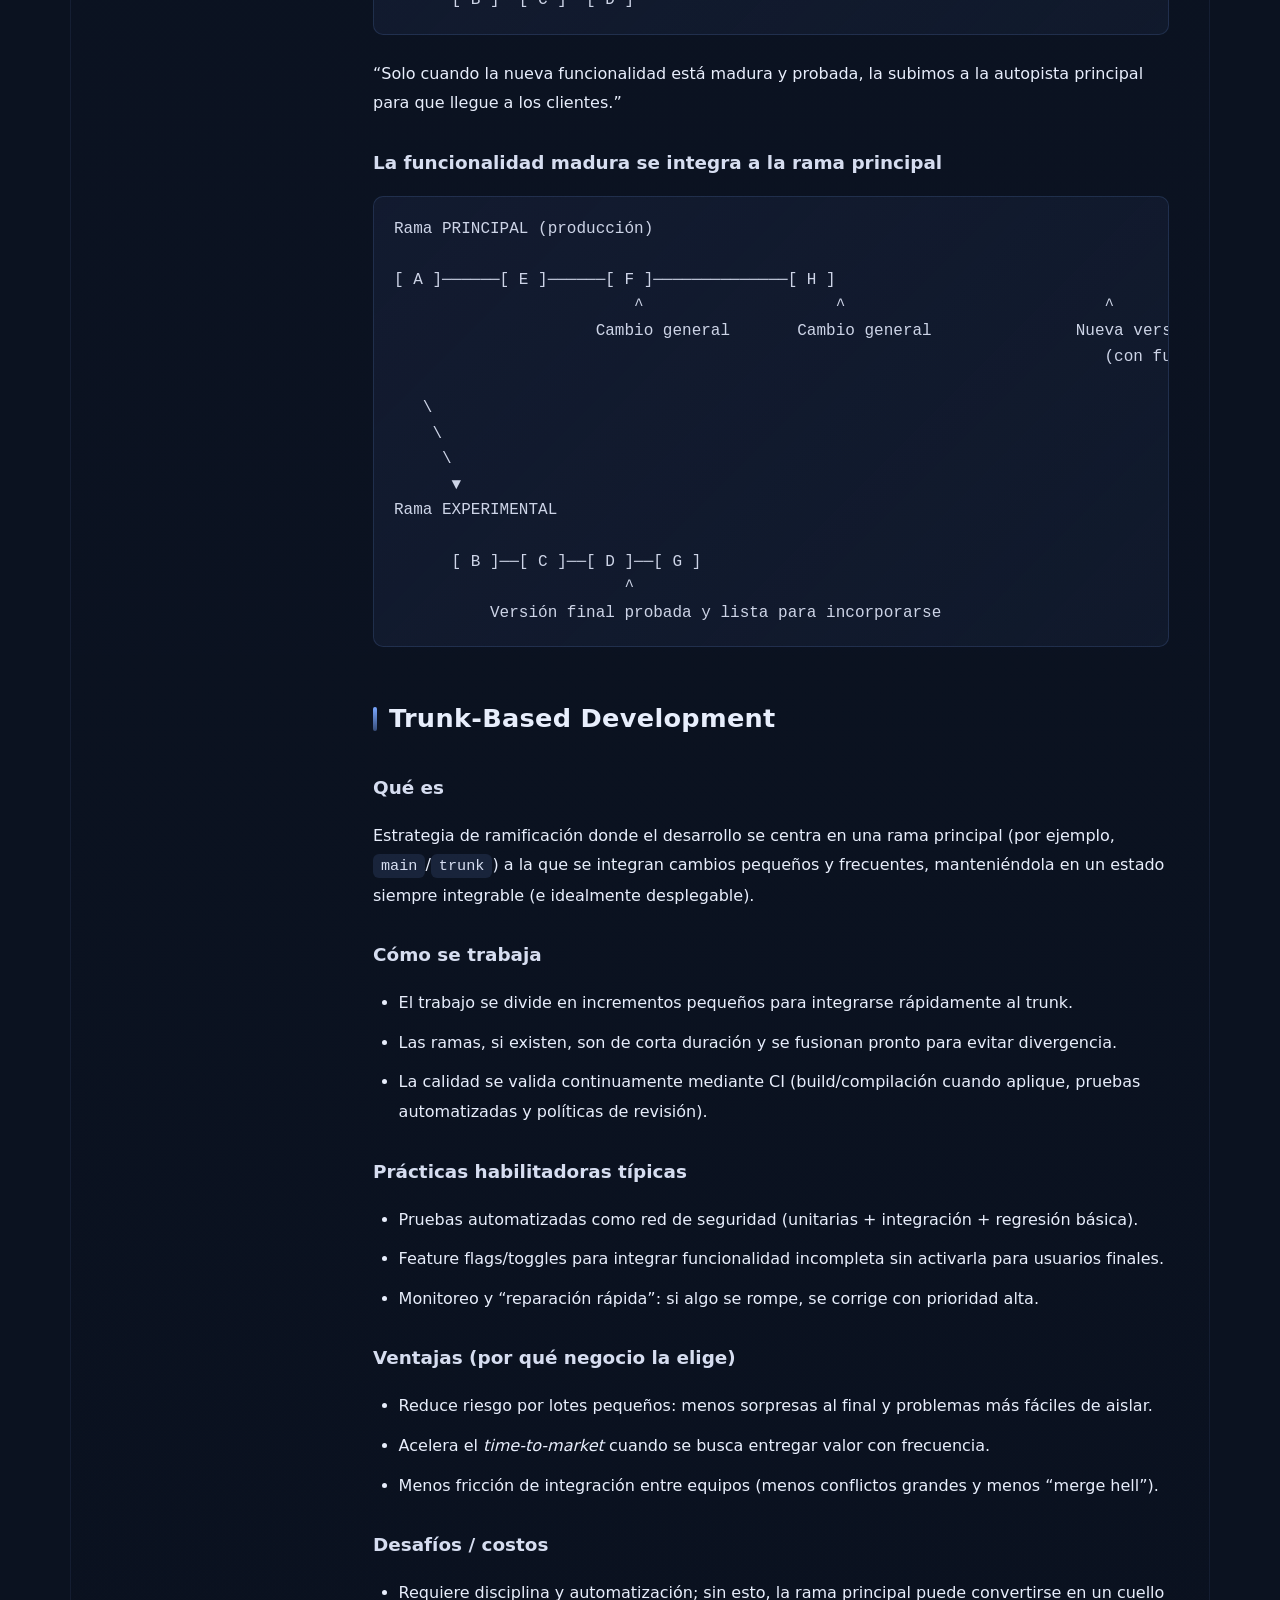
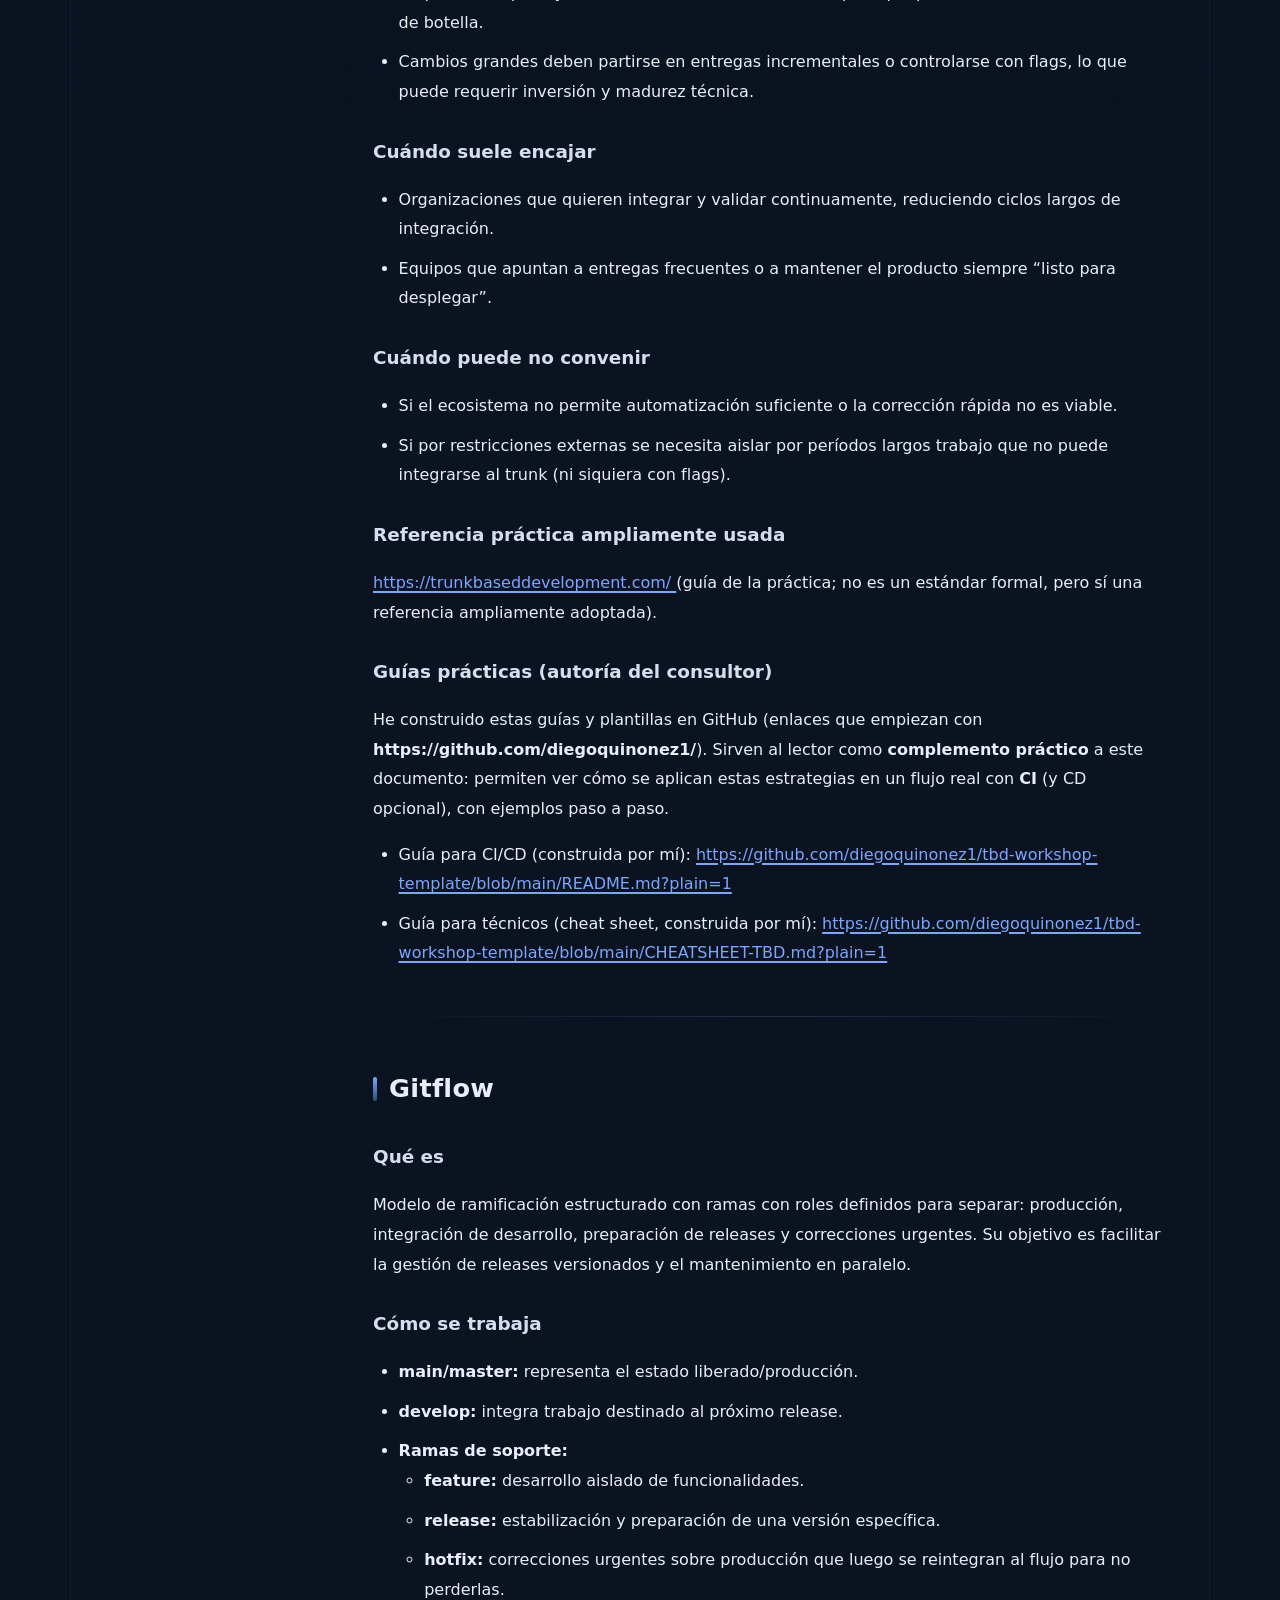
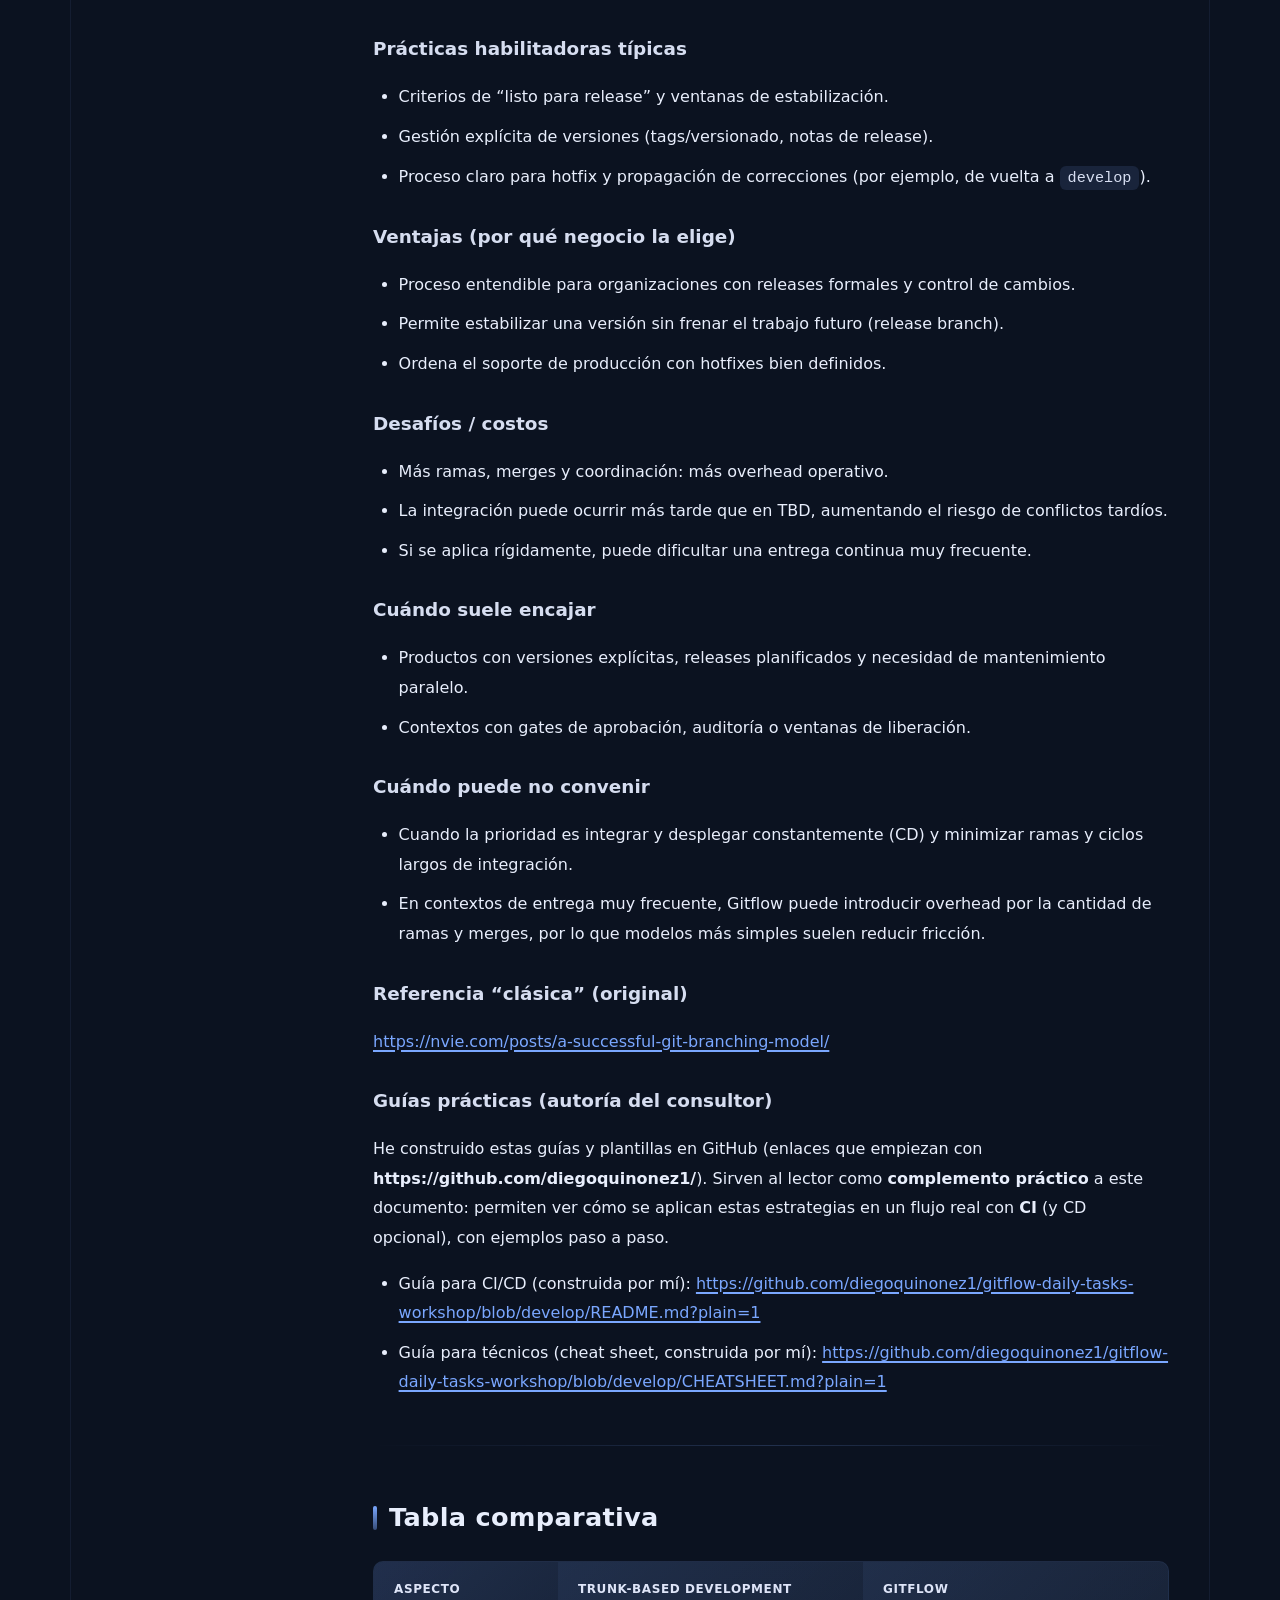
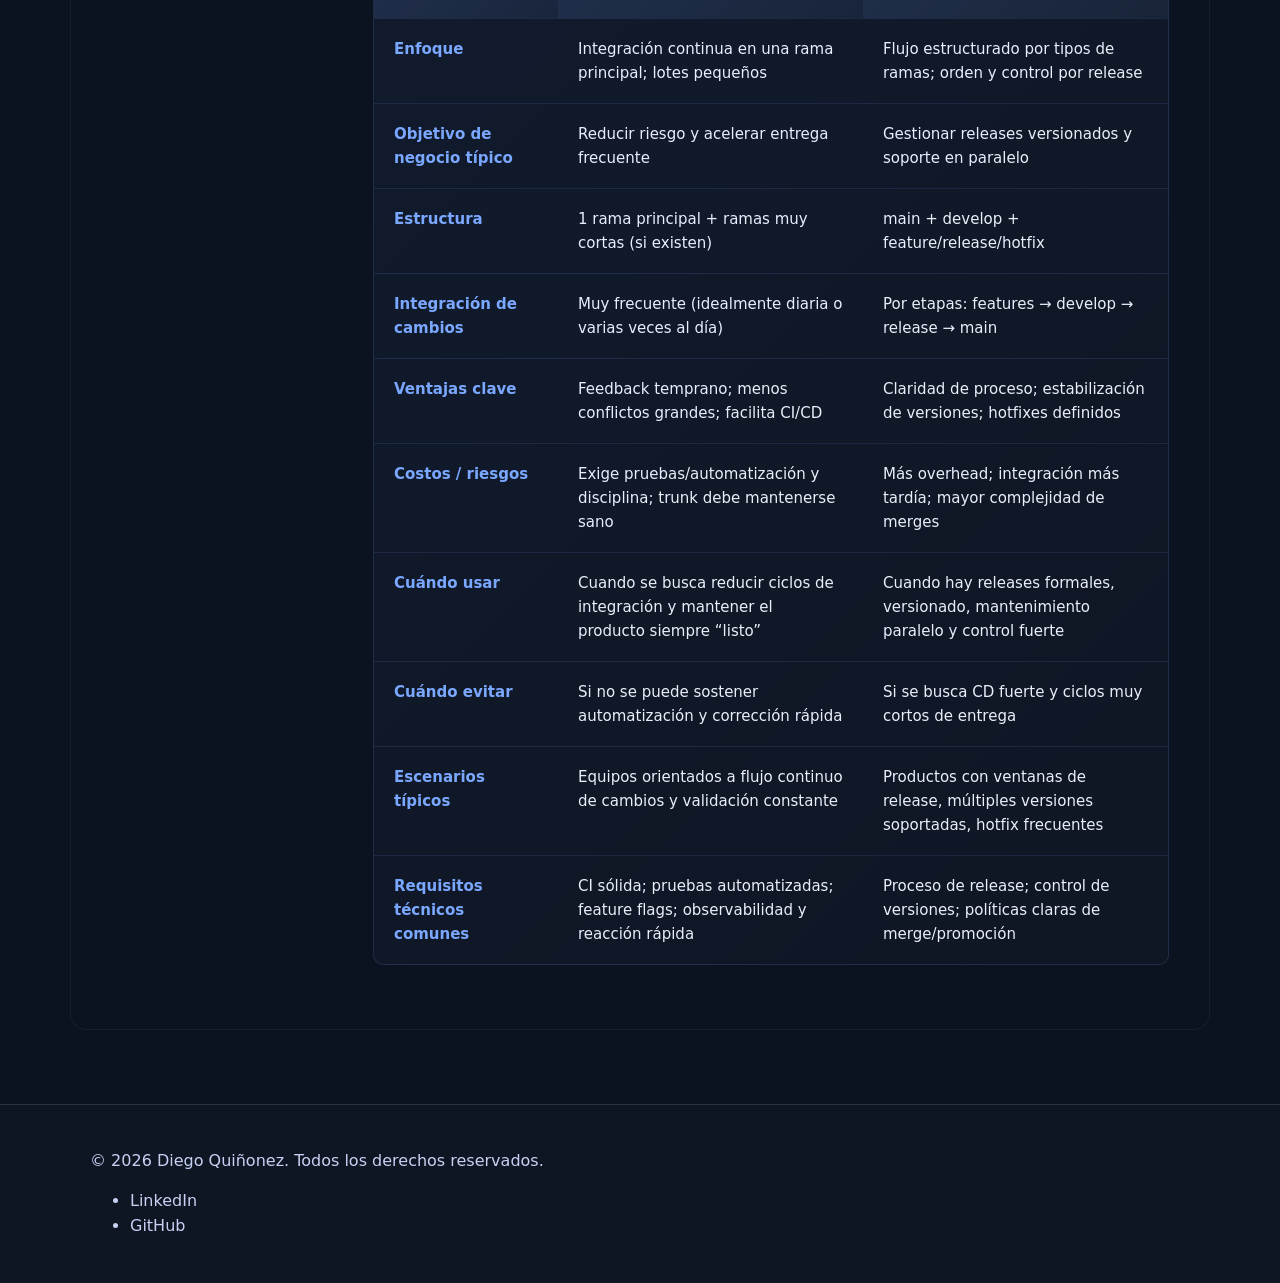
<file: blog/posts/gitflow-vs-trunk.html>
<!doctype html>
<html lang="es">

<head>
    <meta charset="utf-8" />
    <meta name="viewport" content="width=device-width, initial-scale=1" />
    <title>GitFlow vs Trunk-based: Gu&iacute;a Pragm&aacute;tica para Colaborar e Integrar | Diego Qui&ntilde;onez
    </title>
    <meta name="description"
        content="Gu&iacute;a pr&aacute;ctica para elegir entre Gitflow y Trunk-Based Development. Comparaci&oacute;n directa de estrategias de ramificaci&oacute;n, ventajas, costos y cu&aacute;ndo usar cada una con CI/CD.">
    <meta name="keywords"
        content="Gitflow, Trunk-Based Development, Git branching strategy, CI/CD, control de versiones, ramas, integraci&oacute;n continua, DevOps">
    <meta name="author" content="Diego Qui&ntilde;onez">
    <meta name="robots" content="index, follow">
    <link rel="stylesheet" href="../../assets/css/styles.css?v=20260313-1" />
    <link rel="icon" href="../../assets/img/favicon.ico" type="image/x-icon">
</head>

<body>
    <header class="site-header">
        <nav class="nav container">
            <a class="brand" href="/blog/">&larr; Blog</a>

            <button class="menu-toggle" type="button" aria-expanded="false" aria-controls="site-menu">
                <span class="sr-only">Abrir men&uacute;</span>
                <span class="menu-toggle__bar"></span><br>
                <span class="menu-toggle__bar"></span><br>
                <span class="menu-toggle__bar"></span>
            </button>

            <ul id="site-menu" class="nav-links">
                <li><a href="/">CV</a></li>
                <li><a href="/blog/">Blog</a></li>
            </ul>
        </nav>
    </header>

    <main class="section article-page">
        <article class="container item article-shell article-content">
            <h1>Gitflow vs Trunk-Based: gu&iacute;a pragm&aacute;tica para colaborar, integrar y desplegar con CI/CD
            </h1>
            <p class="meta">2026-04-07 &middot; Por Diego Qui&ntilde;onez</p>

            <div class="article-layout">
                <nav class="toc-nav" aria-label="Tabla de contenidos">
                    <button class="toc-toggle" aria-label="Alternar tabla de contenidos" aria-expanded="false"
                        aria-controls="toc-menu">
                        <span class="toc-toggle-icon">&#9776;</span>
                        <span class="toc-label">En esta p&aacute;gina</span>
                    </button>
                    <ul class="toc-menu" id="toc-menu">
                        <li><a href="#introduccion">Introducci&oacute;n</a></li>
                        <li><a href="#vcs">Sistemas de control de versiones</a></li>
                        <li><a href="#branching-strategies">Estrategias de ramificaci&oacute;n</a></li>
                        <li><a href="#ejemplo-metafora">Veamos un ejemplo (met&aacute;fora)</a></li>
                        <li><a href="#tbd-intro">Trunk-Based Development</a></li>
                        <li><a href="#gitflow-intro">Gitflow</a></li>
                        <li><a href="#tabla-comparativa">Tabla comparativa</a></li>
                    </ul>
                </nav>

                <div class="article-main">

                    <h2 id="introduccion">Introducci&oacute;n</h2>
                    <p>
                        Empecemos por lo b&aacute;sico. Para profundizar en estas estrategias de ramificaci&oacute;n
                        (branching strategies), conviene tener claros dos conceptos fundamentales:
                    </p>
                    <ol>
                        <li>qu&eacute; es un sistema de control de versiones, y</li>
                        <li>qu&eacute; es una estrategia de ramificaci&oacute;n.</li>
                    </ol>
                    <p>
                        Adem&aacute;s, como este documento est&aacute; orientado a equipos que trabajan con CI/CD,
                        vale la pena alinear una definici&oacute;n breve:
                    </p>

                    <h3>CI/CD (definici&oacute;n breve)</h3>
                    <ul>
                        <li>
                            <strong>CI (Integraci&oacute;n Continua):</strong> integrar cambios con frecuencia y
                            validarlos
                            autom&aacute;ticamente (por ejemplo, build/compilaci&oacute;n cuando aplique y pruebas
                            automatizadas)
                            para detectar problemas temprano.
                        </li>
                        <li>
                            <strong>CD (Entrega/Despliegue Continuo):</strong> capacidad de entregar cambios con alta
                            frecuencia
                            y bajo riesgo mediante automatizaci&oacute;n, controles y buenas pr&aacute;cticas operativas
                            (por ejemplo, feature flags, observabilidad y despliegues repetibles).
                        </li>
                    </ul>

                    <h2 id="vcs">Sistemas de control de versiones</h2>
                    <p>
                        Son sistemas que permiten registrar la evoluci&oacute;n de los archivos que forman parte de un
                        proyecto
                        a lo largo del tiempo. En t&eacute;rminos t&eacute;cnicos, un sistema de control de versiones
                        gestiona
                        &ldquo;instant&aacute;neas&rdquo; de los cambios (commits) y las relaciones entre ellas,
                        normalmente
                        representadas
                        como un grafo (un DAG: grafo ac&iacute;clico dirigido). Esto permite entender c&oacute;mo se
                        deriva una
                        versi&oacute;n de otra, comparar estados y reconstruir el historial.
                    </p>

                    <p><strong>Caracter&iacute;sticas a alto nivel:</strong></p>
                    <ol>
                        <li>Historial de cambios usando metadatos (autor, fecha, mensaje, etc.).</li>
                        <li>Comparaci&oacute;n de estados (diferencias entre versiones).</li>
                        <li>Reversi&oacute;n (volver a un estado anterior con seguridad).</li>
                        <li>Trabajo concurrente (m&uacute;ltiples personas trabajando en paralelo).</li>
                        <li>Trazabilidad (auditor&iacute;a: qu&eacute; cambi&oacute;, cu&aacute;ndo y por qu&eacute;).
                        </li>
                    </ol>

                    <h2 id="branching-strategies">Estrategias de ramificaci&oacute;n</h2>
                    <p>
                        Definen c&oacute;mo se organizan y utilizan las ramas durante el ciclo de vida del desarrollo,
                        estableciendo reglas y patrones dentro del sistema de control de versiones. En la
                        pr&aacute;ctica,
                        una estrategia de ramificaci&oacute;n es un conjunto de convenciones sobre el grafo de cambios:
                        qu&eacute; tipos de ramas existen, cu&aacute;l es su prop&oacute;sito, y bajo qu&eacute;
                        condiciones
                        se integran cambios (merge) y en qu&eacute; orden.
                    </p>

                    <p><strong>Caracter&iacute;sticas a alto nivel:</strong></p>
                    <ol>
                        <li>Aislamiento de trabajos (funcionalidades, correcci&oacute;n de errores, experimentos,
                            despliegues,
                            etc.).</li>
                        <li>Control de estabilidad (qu&eacute; rama representa &ldquo;lo estable&rdquo; o &ldquo;lo
                            liberado&rdquo;).</li>
                        <li>Integraci&oacute;n (cu&aacute;ndo y c&oacute;mo convergen los cambios).</li>
                        <li>Coexistencia de diferentes versiones del mismo producto (si aplica).</li>
                    </ol>

                    <h2 id="ejemplo-metafora">Veamos un ejemplo (met&aacute;fora)</h2>
                    <p>
                        &ldquo;Trabajar con ramas es como tener copias controladas del producto para probar cambios sin
                        romper
                        la
                        versi&oacute;n que usan los clientes.&rdquo;
                    </p>

                    <h3>Rama principal (lo que est&aacute; en producci&oacute;n)</h3>
                    <pre><code>[ A ]&#9472;&#9472;&#9472;&#9472;&#9472;&#9472;[ E ]&#9472;&#9472;&#9472;&#9472;&#9472;&#9472;[ F ]
  ^                    ^                    ^
Versi&oacute;n estable     Cambio 1            Cambio 2</code></pre>

                    <p>
                        &ldquo;Creamos una copia controlada de la versi&oacute;n actual, donde el equipo puede tocar y
                        probar
                        sin
                        afectar lo que est&aacute; en producci&oacute;n.&rdquo;
                    </p>

                    <h3>Rama principal (producci&oacute;n) + rama experimental</h3>
                    <pre><code>[ A ]&#9472;&#9472;&#9472;&#9472;&#9472;&#9472;[ E ]&#9472;&#9472;&#9472;&#9472;&#9472;&#9472;[ F ]

   \
    \
     \
      &#9660;
Rama EXPERIMENTAL (idea / funcionalidad nueva)

      [ B ]&#9472;&#9472;[ C ]&#9472;&#9472;[ D ]</code></pre>

                    <p>&ldquo;Podemos desarrollar una funcionalidad compleja sin frenar las mejoras del d&iacute;a a
                        d&iacute;a.&rdquo;</p>

                    <h3>La rama principal sigue avanzando mientras la rama experimental progresa</h3>
                    <pre><code>Rama PRINCIPAL (producci&oacute;n)

[ A ]&#9472;&#9472;&#9472;&#9472;&#9472;&#9472;[ E ]&#9472;&#9472;&#9472;&#9472;&#9472;&#9472;[ F ]
                         ^                    ^
                     Cambio general       Cambio general

   \
    \
     \
      &#9660;
Rama EXPERIMENTAL

      [ B ]&#9472;&#9472;[ C ]&#9472;&#9472;[ D ]</code></pre>

                    <p>
                        &ldquo;Solo cuando la nueva funcionalidad est&aacute; madura y probada, la subimos a la
                        autopista
                        principal
                        para que llegue a los clientes.&rdquo;
                    </p>

                    <h3>La funcionalidad madura se integra a la rama principal</h3>
                    <pre><code>Rama PRINCIPAL (producci&oacute;n)

[ A ]&#9472;&#9472;&#9472;&#9472;&#9472;&#9472;[ E ]&#9472;&#9472;&#9472;&#9472;&#9472;&#9472;[ F ]&#9472;&#9472;&#9472;&#9472;&#9472;&#9472;&#9472;&#9472;&#9472;&#9472;&#9472;&#9472;&#9472;&#9472;[ H ]
                         ^                    ^                           ^
                     Cambio general       Cambio general               Nueva versi&oacute;n
                                                                          (con funcionalidad)

   \
    \
     \
      &#9660;
Rama EXPERIMENTAL

      [ B ]&#9472;&#9472;[ C ]&#9472;&#9472;[ D ]&#9472;&#9472;[ G ]
                        ^
          Versi&oacute;n final probada y lista para incorporarse</code></pre>

                    <h2 id="tbd-intro">Trunk-Based Development</h2>

                    <h3>Qu&eacute; es</h3>
                    <p>
                        Estrategia de ramificaci&oacute;n donde el desarrollo se centra en una rama principal
                        (por ejemplo, <code>main</code>/<code>trunk</code>) a la que se integran cambios peque&ntilde;os
                        y
                        frecuentes, manteni&eacute;ndola en un estado siempre integrable (e idealmente desplegable).
                    </p>

                    <h3>C&oacute;mo se trabaja</h3>
                    <ul>
                        <li>El trabajo se divide en incrementos peque&ntilde;os para integrarse r&aacute;pidamente al
                            trunk.
                        </li>
                        <li>Las ramas, si existen, son de corta duraci&oacute;n y se fusionan pronto para evitar
                            divergencia.
                        </li>
                        <li>La calidad se valida continuamente mediante CI (build/compilaci&oacute;n cuando aplique,
                            pruebas
                            automatizadas y pol&iacute;ticas de revisi&oacute;n).</li>
                    </ul>

                    <h3>Pr&aacute;cticas habilitadoras t&iacute;picas</h3>
                    <ul>
                        <li>Pruebas automatizadas como red de seguridad (unitarias + integraci&oacute;n +
                            regresi&oacute;n
                            b&aacute;sica).</li>
                        <li>Feature flags/toggles para integrar funcionalidad incompleta sin activarla para usuarios
                            finales.
                        </li>
                        <li>Monitoreo y &ldquo;reparaci&oacute;n r&aacute;pida&rdquo;: si algo se rompe, se corrige con
                            prioridad alta.</li>
                    </ul>

                    <h3>Ventajas (por qu&eacute; negocio la elige)</h3>
                    <ul>
                        <li>Reduce riesgo por lotes peque&ntilde;os: menos sorpresas al final y problemas m&aacute;s
                            f&aacute;ciles de aislar.</li>
                        <li>Acelera el <em>time-to-market</em> cuando se busca entregar valor con frecuencia.</li>
                        <li>Menos fricci&oacute;n de integraci&oacute;n entre equipos (menos conflictos grandes y menos
                            &ldquo;merge
                            hell&rdquo;).</li>
                    </ul>

                    <h3>Desaf&iacute;os / costos</h3>
                    <ul>
                        <li>Requiere disciplina y automatizaci&oacute;n; sin esto, la rama principal puede convertirse
                            en un
                            cuello de botella.</li>
                        <li>Cambios grandes deben partirse en entregas incrementales o controlarse con flags, lo que
                            puede
                            requerir inversi&oacute;n y madurez t&eacute;cnica.</li>
                    </ul>

                    <h3>Cu&aacute;ndo suele encajar</h3>
                    <ul>
                        <li>Organizaciones que quieren integrar y validar continuamente, reduciendo ciclos largos de
                            integraci&oacute;n.</li>
                        <li>Equipos que apuntan a entregas frecuentes o a mantener el producto siempre &ldquo;listo para
                            desplegar&rdquo;.
                        </li>
                    </ul>

                    <h3>Cu&aacute;ndo puede no convenir</h3>
                    <ul>
                        <li>Si el ecosistema no permite automatizaci&oacute;n suficiente o la correcci&oacute;n
                            r&aacute;pida no
                            es viable.</li>
                        <li>Si por restricciones externas se necesita aislar por per&iacute;odos largos trabajo que no
                            puede
                            integrarse al trunk (ni siquiera con flags).</li>
                    </ul>

                    <h3>Referencia pr&aacute;ctica ampliamente usada</h3>
                    <p>
                        <a href="https://trunkbaseddevelopment.com/" target="_blank" rel="noopener noreferrer">
                            https://trunkbaseddevelopment.com/
                        </a>
                        (gu&iacute;a de la pr&aacute;ctica; no es un est&aacute;ndar formal, pero s&iacute; una
                        referencia
                        ampliamente adoptada).
                    </p>

                    <h3>Gu&iacute;as pr&aacute;cticas (autor&iacute;a del consultor)</h3>
                    <p>
                        He construido estas gu&iacute;as y plantillas en GitHub (enlaces que empiezan con
                        <strong>https://github.com/diegoquinonez1/</strong>).
                        Sirven al lector como <strong>complemento pr&aacute;ctico</strong> a este documento: permiten
                        ver
                        c&oacute;mo se aplican estas
                        estrategias en un flujo real con <strong>CI</strong> (y CD opcional), con ejemplos paso a paso.
                    </p>
                    <ul>
                        <li>
                            Gu&iacute;a para CI/CD (construida por m&iacute;):
                            <a href="https://github.com/diegoquinonez1/tbd-workshop-template/blob/main/README.md?plain=1"
                                target="_blank" rel="noopener noreferrer">
                                https://github.com/diegoquinonez1/tbd-workshop-template/blob/main/README.md?plain=1
                            </a>
                        </li>
                        <li>
                            Gu&iacute;a para t&eacute;cnicos (cheat sheet, construida por m&iacute;):
                            <a href="https://github.com/diegoquinonez1/tbd-workshop-template/blob/main/CHEATSHEET-TBD.md?plain=1"
                                target="_blank" rel="noopener noreferrer">
                                https://github.com/diegoquinonez1/tbd-workshop-template/blob/main/CHEATSHEET-TBD.md?plain=1
                            </a>
                        </li>
                    </ul>

                    <hr />

                    <h2 id="gitflow-intro">Gitflow</h2>

                    <h3>Qu&eacute; es</h3>
                    <p>
                        Modelo de ramificaci&oacute;n estructurado con ramas con roles definidos para separar:
                        producci&oacute;n,
                        integraci&oacute;n de desarrollo, preparaci&oacute;n de releases y correcciones urgentes. Su
                        objetivo es
                        facilitar la gesti&oacute;n de releases versionados y el mantenimiento en paralelo.
                    </p>

                    <h3>C&oacute;mo se trabaja</h3>
                    <ul>
                        <li><strong>main/master:</strong> representa el estado liberado/producci&oacute;n.</li>
                        <li><strong>develop:</strong> integra trabajo destinado al pr&oacute;ximo release.</li>
                        <li><strong>Ramas de soporte:</strong>
                            <ul>
                                <li><strong>feature:</strong> desarrollo aislado de funcionalidades.</li>
                                <li><strong>release:</strong> estabilizaci&oacute;n y preparaci&oacute;n de una
                                    versi&oacute;n
                                    espec&iacute;fica.</li>
                                <li><strong>hotfix:</strong> correcciones urgentes sobre producci&oacute;n que luego se
                                    reintegran al flujo para no perderlas.</li>
                            </ul>
                        </li>
                    </ul>

                    <h3>Pr&aacute;cticas habilitadoras t&iacute;picas</h3>
                    <ul>
                        <li>Criterios de &ldquo;listo para release&rdquo; y ventanas de estabilizaci&oacute;n.</li>
                        <li>Gesti&oacute;n expl&iacute;cita de versiones (tags/versionado, notas de release).</li>
                        <li>Proceso claro para hotfix y propagaci&oacute;n de correcciones (por ejemplo, de vuelta a
                            <code>develop</code>).
                        </li>
                    </ul>

                    <h3>Ventajas (por qu&eacute; negocio la elige)</h3>
                    <ul>
                        <li>Proceso entendible para organizaciones con releases formales y control de cambios.</li>
                        <li>Permite estabilizar una versi&oacute;n sin frenar el trabajo futuro (release branch).</li>
                        <li>Ordena el soporte de producci&oacute;n con hotfixes bien definidos.</li>
                    </ul>

                    <h3>Desaf&iacute;os / costos</h3>
                    <ul>
                        <li>M&aacute;s ramas, merges y coordinaci&oacute;n: m&aacute;s overhead operativo.</li>
                        <li>La integraci&oacute;n puede ocurrir m&aacute;s tarde que en TBD, aumentando el riesgo de
                            conflictos
                            tard&iacute;os.</li>
                        <li>Si se aplica r&iacute;gidamente, puede dificultar una entrega continua muy frecuente.</li>
                    </ul>

                    <h3>Cu&aacute;ndo suele encajar</h3>
                    <ul>
                        <li>Productos con versiones expl&iacute;citas, releases planificados y necesidad de
                            mantenimiento
                            paralelo.</li>
                        <li>Contextos con gates de aprobaci&oacute;n, auditor&iacute;a o ventanas de liberaci&oacute;n.
                        </li>
                    </ul>

                    <h3>Cu&aacute;ndo puede no convenir</h3>
                    <ul>
                        <li>Cuando la prioridad es integrar y desplegar constantemente (CD) y minimizar ramas y ciclos
                            largos de
                            integraci&oacute;n.</li>
                        <li>En contextos de entrega muy frecuente, Gitflow puede introducir overhead por la cantidad de
                            ramas y
                            merges, por lo que modelos m&aacute;s simples suelen reducir fricci&oacute;n.</li>
                    </ul>

                    <h3>Referencia &ldquo;cl&aacute;sica&rdquo; (original)</h3>
                    <p>
                        <a href="https://nvie.com/posts/a-successful-git-branching-model/" target="_blank"
                            rel="noopener noreferrer">
                            https://nvie.com/posts/a-successful-git-branching-model/
                        </a>
                    </p>

                    <h3>Gu&iacute;as pr&aacute;cticas (autor&iacute;a del consultor)</h3>
                    <p>
                        He construido estas gu&iacute;as y plantillas en GitHub (enlaces que empiezan con
                        <strong>https://github.com/diegoquinonez1/</strong>).
                        Sirven al lector como <strong>complemento pr&aacute;ctico</strong> a este documento: permiten
                        ver
                        c&oacute;mo se aplican estas
                        estrategias en un flujo real con <strong>CI</strong> (y CD opcional), con ejemplos paso a paso.
                    </p>
                    <ul>
                        <li>
                            Gu&iacute;a para CI/CD (construida por m&iacute;):
                            <a href="https://github.com/diegoquinonez1/gitflow-daily-tasks-workshop/blob/develop/README.md?plain=1"
                                target="_blank" rel="noopener noreferrer">
                                https://github.com/diegoquinonez1/gitflow-daily-tasks-workshop/blob/develop/README.md?plain=1
                            </a>
                        </li>
                        <li>
                            Gu&iacute;a para t&eacute;cnicos (cheat sheet, construida por m&iacute;):
                            <a href="https://github.com/diegoquinonez1/gitflow-daily-tasks-workshop/blob/develop/CHEATSHEET.md?plain=1"
                                target="_blank" rel="noopener noreferrer">
                                https://github.com/diegoquinonez1/gitflow-daily-tasks-workshop/blob/develop/CHEATSHEET.md?plain=1
                            </a>
                        </li>
                    </ul>

                    <hr />

                    <h2 id="tabla-comparativa">Tabla comparativa</h2>

                    <div class="table-wrap" role="region" aria-label="Tabla comparativa Gitflow vs Trunk-Based"
                        tabindex="0">
                        <table>
                            <thead>
                                <tr>
                                    <th>Aspecto</th>
                                    <th>Trunk-Based Development</th>
                                    <th>Gitflow</th>
                                </tr>
                            </thead>
                            <tbody>
                                <tr>
                                    <td><strong>Enfoque</strong></td>
                                    <td>Integraci&oacute;n continua en una rama principal; lotes peque&ntilde;os</td>
                                    <td>Flujo estructurado por tipos de ramas; orden y control por release</td>
                                </tr>
                                <tr>
                                    <td><strong>Objetivo de negocio t&iacute;pico</strong></td>
                                    <td>Reducir riesgo y acelerar entrega frecuente</td>
                                    <td>Gestionar releases versionados y soporte en paralelo</td>
                                </tr>
                                <tr>
                                    <td><strong>Estructura</strong></td>
                                    <td>1 rama principal + ramas muy cortas (si existen)</td>
                                    <td>main + develop + feature/release/hotfix</td>
                                </tr>
                                <tr>
                                    <td><strong>Integraci&oacute;n de cambios</strong></td>
                                    <td>Muy frecuente (idealmente diaria o varias veces al d&iacute;a)</td>
                                    <td>Por etapas: features &rarr; develop &rarr; release &rarr; main</td>
                                </tr>
                                <tr>
                                    <td><strong>Ventajas clave</strong></td>
                                    <td>Feedback temprano; menos conflictos grandes; facilita CI/CD</td>
                                    <td>Claridad de proceso; estabilizaci&oacute;n de versiones; hotfixes definidos</td>
                                </tr>
                                <tr>
                                    <td><strong>Costos / riesgos</strong></td>
                                    <td>Exige pruebas/automatizaci&oacute;n y disciplina; trunk debe mantenerse sano
                                    </td>
                                    <td>M&aacute;s overhead; integraci&oacute;n m&aacute;s tard&iacute;a; mayor
                                        complejidad de
                                        merges</td>
                                </tr>
                                <tr>
                                    <td><strong>Cu&aacute;ndo usar</strong></td>
                                    <td>Cuando se busca reducir ciclos de integraci&oacute;n y mantener el producto
                                        siempre
                                        &ldquo;listo&rdquo;</td>
                                    <td>Cuando hay releases formales, versionado, mantenimiento paralelo y control
                                        fuerte</td>
                                </tr>
                                <tr>
                                    <td><strong>Cu&aacute;ndo evitar</strong></td>
                                    <td>Si no se puede sostener automatizaci&oacute;n y correcci&oacute;n r&aacute;pida
                                    </td>
                                    <td>Si se busca CD fuerte y ciclos muy cortos de entrega</td>
                                </tr>
                                <tr>
                                    <td><strong>Escenarios t&iacute;picos</strong></td>
                                    <td>Equipos orientados a flujo continuo de cambios y validaci&oacute;n constante
                                    </td>
                                    <td>Productos con ventanas de release, m&uacute;ltiples versiones soportadas, hotfix
                                        frecuentes</td>
                                </tr>
                                <tr>
                                    <td><strong>Requisitos t&eacute;cnicos comunes</strong></td>
                                    <td>CI s&oacute;lida; pruebas automatizadas; feature flags; observabilidad y
                                        reacci&oacute;n
                                        r&aacute;pida</td>
                                    <td>Proceso de release; control de versiones; pol&iacute;ticas claras de
                                        merge/promoci&oacute;n</td>
                                </tr>
                            </tbody>
                        </table>
                    </div>

                </div>
            </div>
        </article>
    </main>

    <footer class="site-footer">
        <div class="container">
            <p>&copy; <span id="year"></span> Diego Qui&ntilde;onez. Todos los derechos reservados.</p>
            <ul class="social-links">
                <li>
                    <a href="https://www.linkedin.com/in/diegoquinonez/" target="_blank"
                        rel="noopener noreferrer">LinkedIn</a>
                </li>
                <li>
                    <a href="https://github.com/diegoquinonez1" target="_blank" rel="noopener noreferrer">GitHub</a>
                </li>
            </ul>
        </div>
    </footer>

    <button class="back-to-top" type="button" aria-label="Volver arriba" hidden>
        &uarr;
    </button>

    <script src="../../assets/js/main.js?v=20260313-1"></script>
</body>

</html>
</file>
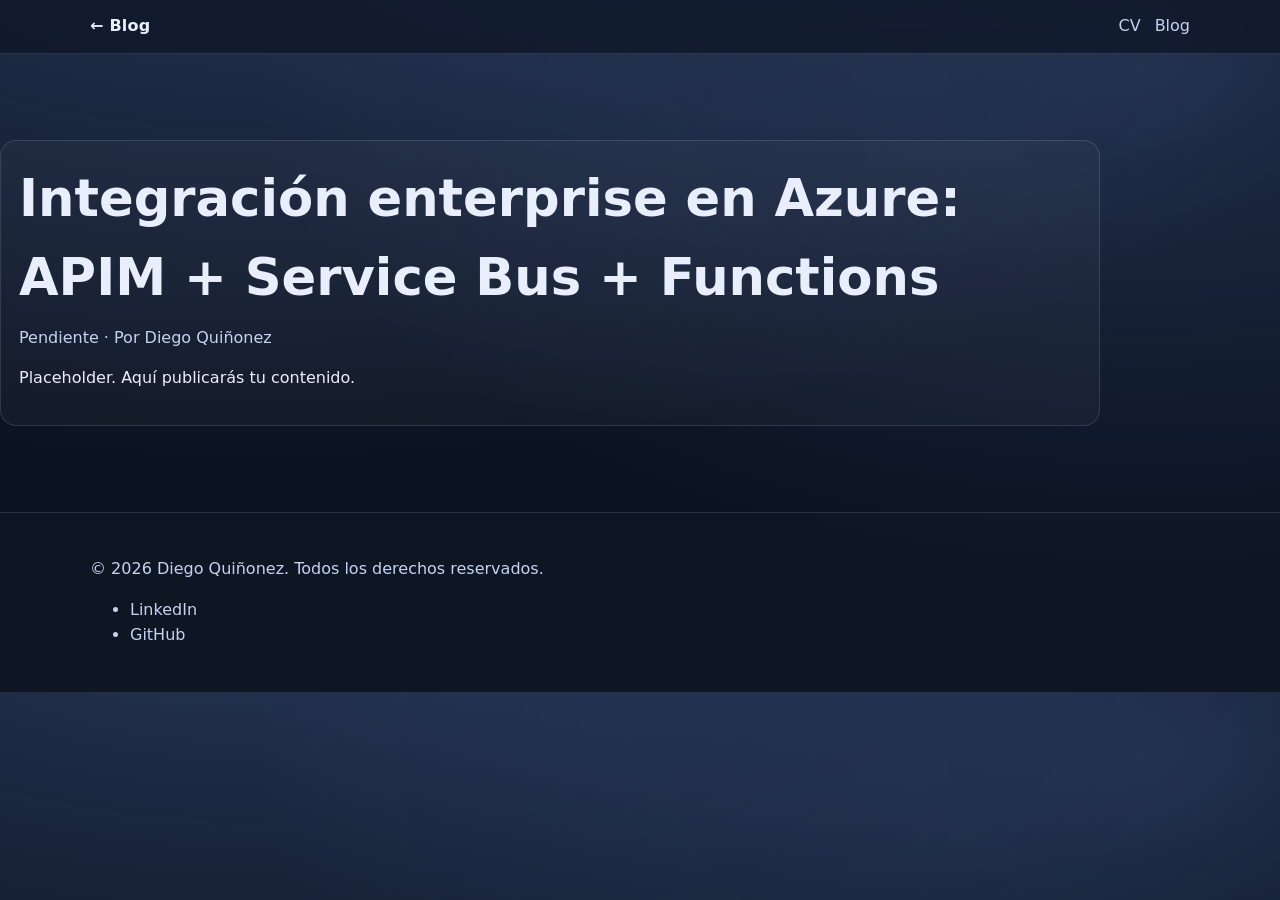
<file: blog/posts/integracion-enterprise-azure.html>
<!doctype html>
<html lang="es">

<head>
    <meta charset="utf-8" />
    <meta name="viewport" content="width=device-width, initial-scale=1" />
    <title>Integraci&oacute;n enterprise en Azure | Diego Qui&ntilde;onez</title>
    <link rel="stylesheet" href="../../assets/css/styles.css?v=20260313-1" />
    <link rel="icon" href="../../assets/img/favicon.ico" type="image/x-icon">
</head>

<body>
    <header class="site-header">
        <nav class="nav container">
            <a class="brand" href="/blog/">&larr; Blog</a>

            <button class="menu-toggle" type="button" aria-expanded="false" aria-controls="site-menu">
                <span class="sr-only">Abrir men&uacute;</span>
                <span class="menu-toggle__bar"></span><br>
                <span class="menu-toggle__bar"></span><br>
                <span class="menu-toggle__bar"></span>
            </button>

            <ul id="site-menu" class="nav-links">
                <li><a href="/">CV</a></li>
                <li><a href="/blog/">Blog</a></li>
            </ul>
        </nav>
    </header>

    <main class="section">
        <article class="container item">
            <h1>Integraci&oacute;n enterprise en Azure: APIM + Service Bus + Functions</h1>
            <p class="meta">Pendiente &middot; Por Diego Qui&ntilde;onez</p>
            <p>Placeholder. Aqu&iacute; publicar&aacute;s tu contenido.</p>
        </article>
    </main>

    <footer class="site-footer">
        <div class="container">
            <p>&copy; <span id="year"></span> Diego Qui&ntilde;onez. Todos los derechos reservados.</p>
            <ul class="social-links">
                <li><a href="https://www.linkedin.com/in/diegoquinonez/" target="_blank"
                        rel="noopener noreferrer">LinkedIn</a>
                </li>
                <li><a href="https://github.com/diegoquinonez1" target="_blank" rel="noopener noreferrer">GitHub</a>
                </li>
            </ul>
        </div>
    </footer>

    <button class="back-to-top" type="button" aria-label="Volver arriba" hidden>
        ↑
    </button>

    <script src="../../assets/js/main.js?v=20260313-1"></script>
</body>

</html>
</file>
<file: assets/css/styles.css>
:root {
    --bg: #0b1220;
    --panel: #0f1a30;
    --text: #e8eefc;
    --muted: #b8c4e6;
    --brand: #7aa7ff;
    --border: rgba(255, 255, 255, .12);
    --radius: 16px;
}

* {
    box-sizing: border-box;
}

html {
    scroll-behavior: smooth;
}

body {
    margin: 0;
    font-family: system-ui, -apple-system, Segoe UI, Roboto, Arial, sans-serif;
    background: radial-gradient(1200px 600px at 20% -20%, rgba(122, 167, 255, .25), transparent),
        radial-gradient(900px 500px at 90% 10%, rgba(122, 167, 255, .18), transparent),
        var(--bg);
    color: var(--text);
    line-height: 1.55;
}

a {
    color: inherit;
    text-decoration: none;
}

a:hover {
    text-decoration: underline;
}

.container {
    width: min(1100px, calc(100% - 32px));
    margin: 0 auto;
}

.section {
    padding: 72px 0;
}

.section.alt {
    background: rgba(255, 255, 255, .03);
    border-top: 1px solid var(--border);
    border-bottom: 1px solid var(--border);
}

.site-header {
    position: sticky;
    top: 0;
    z-index: 10;
    backdrop-filter: blur(10px);
    background: rgba(11, 18, 32, .65);
    border-bottom: 1px solid var(--border);
}

.nav {
    display: flex;
    align-items: center;
    justify-content: space-between;
    padding: 14px 0;
    gap: 16px;
}

.brand {
    font-weight: 700;
    letter-spacing: .2px;
}

.nav-links {
    list-style: none;
    display: flex;
    gap: 14px;
    padding: 0;
    margin: 0;
}

.nav-links a {
    color: var(--muted);
}

.nav-links a:hover {
    color: var(--text);
}

.btn {
    display: inline-flex;
    align-items: center;
    justify-content: center;
    padding: 12px 20px;
    border-radius: 12px;
    border: 1px solid transparent;
    background: var(--brand);
    color: #081226;
    font-weight: 650;
    transition: all 200ms ease;
    box-shadow: 0 4px 16px rgba(122, 167, 255, .25);
}

.btn:hover {
    text-decoration: none;
    filter: brightness(1.08);
    box-shadow: 0 8px 24px rgba(122, 167, 255, .4);
    transform: translateY(-2px);
}

.btn-outline {
    background: transparent;
    border-color: var(--border);
    color: var(--text);
    box-shadow: none;
}

.btn-outline:hover {
    background: rgba(255, 255, 255, .06);
    border-color: var(--brand);
    box-shadow: 0 4px 12px rgba(122, 167, 255, .15);
}

.btn-ghost {
    background: transparent;
    border-color: transparent;
    color: var(--text);
    box-shadow: none;
}

.btn-ghost:hover {
    background: rgba(255, 255, 255, .04);
    box-shadow: 0 4px 12px rgba(122, 167, 255, .15);
}

.hero {
    padding-top: 56px;
}

.hero-grid {
    display: grid;
    grid-template-columns: 1.35fr .65fr;
    gap: 24px;
    align-items: start;
}

.eyebrow {
    color: var(--muted);
    margin: 0 0 6px;
}

h1 {
    font-size: clamp(34px, 4vw, 52px);
    margin: 0 0 8px;
}

.subtitle {
    margin: 0 0 12px;
    color: var(--brand);
    font-weight: 600;
    font-size: 16px;
    letter-spacing: .3px;
}

.lead {
    margin: 0 0 18px;
    max-width: 70ch;
    color: var(--text);
    opacity: .95;
}

.hero-cta {
    display: flex;
    gap: 12px;
    flex-wrap: wrap;
    margin-bottom: 20px;
    margin-top: 24px;
}

.hero-card {
    background: rgba(255, 255, 255, .05);
    border: 1px solid rgba(122, 167, 255, .2);
    border-radius: var(--radius);
    padding: 20px;
    box-shadow: 0 8px 32px rgba(122, 167, 255, .1), inset 0 1px 0 rgba(255, 255, 255, .08);
    backdrop-filter: blur(8px);
    transition: all 300ms ease;
}

.hero-card:hover {
    border-color: rgba(122, 167, 255, .35);
    box-shadow: 0 12px 48px rgba(122, 167, 255, .15), inset 0 1px 0 rgba(255, 255, 255, .12);
}

.badge-available {
    display: inline-block;
    padding: 6px 12px;
    background: rgba(122, 167, 255, .15);
    border: 1px solid rgba(122, 167, 255, .3);
    border-radius: 999px;
    color: var(--brand);
    font-size: 12px;
    font-weight: 600;
    letter-spacing: .3px;
    margin-bottom: 12px;
}

.avatar {
    width: 100%;
    max-width: 260px;
    aspect-ratio: 1/1;
    object-fit: cover;
    border-radius: 18px;
    border: 1px solid var(--border);
    display: block;
    margin: 0 auto 12px;
}

.quick-facts {
    list-style: none;
    padding: 0;
    margin: 0;
    color: var(--muted);
}

.quick-facts li {
    padding: 6px 0;
    border-top: 1px solid var(--border);
}

.quick-facts li:first-child {
    border-top: 0;
}

h2 {
    font-size: 28px;
    margin: 0 0 16px;
}

h3 {
    margin: 0 0 6px;
}

.meta {
    color: var(--muted);
    margin: 0 0 10px;
}

.item {
    border: 1px solid var(--border);
    border-radius: var(--radius);
    padding: 18px;
    background: rgba(255, 255, 255, .03);
    margin: 14px 0;
    transition: all 200ms ease;
}

.item:hover {
    border-color: rgba(122, 167, 255, .2);
    background: rgba(255, 255, 255, .05);
    box-shadow: 0 4px 16px rgba(122, 167, 255, .08);
}

.article-page {
    padding-top: 40px;
    padding-bottom: 60px;
}

.article-shell {
    width: min(1140px, calc(100% - 48px));
    padding: 40px;
    margin-inline: auto;
    background: linear-gradient(to bottom, rgba(122, 167, 255, .02), transparent 60%);
    border: 1px solid rgba(122, 167, 255, .08);
    border-radius: 16px;
}

.article-content {
    line-height: 1.85;
}

.article-layout {
    display: grid;
    grid-template-columns: clamp(200px, 20vw, 230px) minmax(0, 1fr);
    gap: 32px;
    align-items: start;
}

.article-main {
    min-width: 0;
}

.toc-nav {
    position: sticky;
    top: 92px;
    align-self: start;
}

.toc-toggle {
    display: none;
}

.toc-menu {
    counter-reset: toc-item;
    list-style: none;
    margin: 0;
    padding: 12px;
    border: 1px solid rgba(122, 167, 255, .2);
    border-radius: 12px;
    background: linear-gradient(165deg, rgba(122, 167, 255, .16), rgba(122, 167, 255, .04));
    box-shadow: 0 10px 26px rgba(6, 11, 22, .32);
}

.toc-menu li {
    margin: 0;
    counter-increment: toc-item;
}

.toc-menu li + li {
    margin-top: 6px;
}

.toc-menu a {
    display: flex;
    align-items: flex-start;
    gap: 10px;
    padding: 8px 10px;
    border-radius: 8px;
    text-decoration: none;
    color: rgba(226, 233, 252, .9);
    line-height: 1.35;
    font-size: 14px;
    border: 1px solid transparent;
    transition: all 160ms ease;
}

.toc-menu a::before {
    content: counter(toc-item, decimal-leading-zero);
    flex: 0 0 auto;
    min-width: 28px;
    padding: 2px 6px;
    border-radius: 999px;
    font-size: 11px;
    line-height: 1.2;
    font-weight: 700;
    letter-spacing: .4px;
    color: rgba(226, 233, 252, .95);
    background: rgba(122, 167, 255, .14);
    border: 1px solid rgba(122, 167, 255, .25);
    margin-top: 1px;
}

.toc-menu a:hover,
.toc-menu a.is-active {
    color: #ffffff;
    background: rgba(122, 167, 255, .14);
    border-color: rgba(122, 167, 255, .28);
}

.toc-menu a:hover::before,
.toc-menu a.is-active::before {
    background: rgba(122, 167, 255, .28);
    border-color: rgba(122, 167, 255, .42);
}

.article-content h1,
.article-content .meta,
.article-main h2,
.article-main h3,
.article-main p,
.article-main ol,
.article-main ul,
.article-main hr,
.article-main .table-wrap,
.article-main pre {
    max-width: 82ch;
    margin-left: 0;
    margin-right: 0;
}

@media (max-width: 1180px) and (min-width: 901px) {
    .article-shell {
        width: min(1040px, calc(100% - 40px));
        padding: 32px;
    }

    .article-layout {
        grid-template-columns: 210px minmax(0, 1fr);
        gap: 24px;
    }
}

.article-content h1 {
    text-wrap: balance;
    margin-bottom: 16px;
    font-size: 2.2rem;
    font-weight: 800;
    line-height: 1.2;
    background: linear-gradient(135deg, #ffffff, rgba(122, 167, 255, .9));
    -webkit-background-clip: text;
    -webkit-text-fill-color: transparent;
    background-clip: text;
}

.article-content .meta {
    color: var(--muted);
    font-size: 14px;
    margin-bottom: 32px;
    text-transform: uppercase;
    letter-spacing: 1px;
    opacity: .8;
}

.article-main h2 {
    margin-top: 48px;
    margin-bottom: 20px;
    font-size: 1.6rem;
    font-weight: 700;
    color: var(--text);
    position: relative;
    padding-left: 16px;
}

.article-main h2::before {
    content: '';
    position: absolute;
    left: 0;
    top: 50%;
    transform: translateY(-50%);
    width: 4px;
    height: 24px;
    background: linear-gradient(180deg, var(--brand), rgba(122, 167, 255, .4));
    border-radius: 2px;
}

.article-main h3 {
    margin-top: 28px;
    margin-bottom: 12px;
    font-size: 1.15rem;
    font-weight: 600;
    color: rgba(226, 233, 252, .95);
}

.article-main p,
.article-main ol,
.article-main ul {
    color: var(--text);
    margin-bottom: 16px;
}

.article-main ol,
.article-main ul {
    padding-left: 1.6rem;
}

.article-main li {
    margin-bottom: 10px;
}

.article-main li + li {
    margin-top: 8px;
}

.article-main a {
    color: var(--brand);
    text-decoration: underline;
    text-underline-offset: 3px;
    text-decoration-thickness: 1.5px;
    transition: opacity 200ms ease;
}

.article-main a:hover {
    opacity: .8;
}

.article-main pre,
.article-main code {
    font-family: 'Consolas', 'Courier New', monospace;
}

.article-main pre {
    max-width: 100%;
    overflow-x: auto;
    padding: 20px;
    border: 1px solid rgba(122, 167, 255, .15);
    border-radius: 10px;
    background: linear-gradient(135deg, rgba(30, 40, 70, .4), rgba(122, 167, 255, .05));
    line-height: 1.6;
    margin-bottom: 24px;
    font-weight: 400;
    color: rgba(226, 233, 252, .9);
}

.article-main :not(pre) > code {
    padding: 3px 8px;
    border-radius: 6px;
    background: rgba(122, 167, 255, .12);
    color: rgba(226, 233, 252, .95);
    font-size: .95em;
}

.article-main hr {
    border: 0;
    height: 1px;
    background: linear-gradient(90deg, transparent, rgba(122, 167, 255, .2), transparent);
    margin-top: 48px;
    margin-bottom: 48px;
}

.table-wrap {
    max-width: 100%;
    overflow-x: auto;
    border: 1px solid rgba(122, 167, 255, .15);
    border-radius: 10px;
    background: linear-gradient(135deg, rgba(122, 167, 255, .06), rgba(255, 255, 255, .02));
    margin-bottom: 24px;
}

.table-wrap table {
    width: 100%;
    border-collapse: collapse;
    overflow-x: auto;
    display: block;
}

.table-wrap th,
.table-wrap td {
    padding: 18px 20px;
    text-align: left;
    vertical-align: top;
    border-bottom: 1px solid rgba(122, 167, 255, .12);
    font-size: 15px;
    line-height: 1.6;
}

.table-wrap th {
    white-space: normal;
    word-break: break-word;
}

.table-wrap td {
    white-space: normal;
    word-break: break-word;
}

.table-wrap thead th {
    background: linear-gradient(135deg, rgba(122, 167, 255, .15), rgba(122, 167, 255, .08));
    font-weight: 700;
    text-transform: uppercase;
    font-size: 12px;
    letter-spacing: 0.6px;
    color: rgba(226, 233, 252, .98);
    min-width: 140px;
}

.table-wrap tbody tr {
    transition: background-color 200ms ease;
}

.table-wrap tbody tr:hover {
    background: rgba(122, 167, 255, .12);
}

.table-wrap tbody tr:last-child td {
    border-bottom: 0;
}

.table-wrap tbody td:first-child {
    font-weight: 600;
    color: rgba(122, 167, 255, 1);
    white-space: normal;
}

@media (max-width: 768px) {
    .table-wrap table {
        display: block;
        border-spacing: 0;
    }
    
    .table-wrap thead {
        display: none;
    }
    
    .table-wrap tbody,
    .table-wrap tr,
    .table-wrap td {
        display: block;
        width: 100%;
    }
    
    .table-wrap tr {
        margin-bottom: 20px;
        border: 1px solid rgba(122, 167, 255, .15);
        border-radius: 6px;
        overflow: hidden;
    }
    
    .table-wrap td {
        padding: 12px 16px;
        border: none;
        border-bottom: 1px solid rgba(122, 167, 255, .08);
        text-align: right;
        padding-right: 16px;
        position: relative;
        padding-left: 50%;
    }
    
    .table-wrap td:before {
        content: attr(data-label);
        position: absolute;
        left: 12px;
        font-weight: 600;
        color: rgba(122, 167, 255, 1);
        text-align: left;
    }
    
    .table-wrap td:last-child {
        border-bottom: none;
    }
    
    .table-wrap tbody tr:hover {
        background: rgba(122, 167, 255, .08);
    }
}

.bullets {
    margin: 10px 0 0;
    color: var(--text);
    opacity: .95;
}

.bullets li {
    margin: 6px 0;
}

.grid-2 {
    display: grid;
    grid-template-columns: 1fr 1fr;
    gap: 16px;
}

.tags {
    display: flex;
    flex-wrap: wrap;
    gap: 8px;
}

.tag {
    border: 1px solid rgba(122, 167, 255, .2);
    background: rgba(122, 167, 255, .08);
    color: rgba(226, 233, 252, .95);
    padding: 7px 12px;
    border-radius: 999px;
    font-size: 14px;
    font-weight: 500;
    transition: all 150ms ease;
}

.tag:hover {
    border-color: rgba(122, 167, 255, .4);
    background: rgba(122, 167, 255, .12);
    color: var(--text);
}

.cards {
    display: grid;
    grid-template-columns: repeat(3, 1fr);
    gap: 20px;
}

.card {
    border: 1px solid var(--border);
    border-radius: var(--radius);
    padding: 24px;
    background: linear-gradient(135deg, rgba(255, 255, 255, .05), rgba(122, 167, 255, .02));
    transition: all 250ms cubic-bezier(.2, .5, .3, 1);
    position: relative;
    overflow: hidden;
    display: flex;
    flex-direction: column;
}

.card::before {
    content: '';
    position: absolute;
    top: 0;
    left: 0;
    right: 0;
    height: 3px;
    background: linear-gradient(90deg, var(--brand) 0%, transparent 100%);
    opacity: 0;
    transition: opacity 250ms ease;
}

.card:hover {
    border-color: rgba(122, 167, 255, .35);
    background: linear-gradient(135deg, rgba(255, 255, 255, .08), rgba(122, 167, 255, .04));
    box-shadow: 0 8px 24px rgba(122, 167, 255, .12);
    transform: translateY(-3px);
}

.card:hover::before {
    opacity: 1;
}

.card h3 {
    margin-top: 0;
    margin-bottom: 12px;
    line-height: 1.4;
}

.card h3 a {
    background: linear-gradient(135deg, var(--brand), rgba(122, 167, 255, .8));
    -webkit-background-clip: text;
    -webkit-text-fill-color: transparent;
    background-clip: text;
    text-decoration: none;
    transition: opacity 200ms ease;
}

.card h3 a:hover {
    opacity: .85;
}

.card p {
    margin: 0;
    flex-grow: 1;
    color: var(--muted);
    line-height: 1.6;
}

.card-featured {
    grid-column: span 1;
}

.card-meta {
    display: flex;
    gap: 8px;
    margin-bottom: 12px;
}

.card-top {
    display: flex;
    align-items: flex-start;
    justify-content: space-between;
    gap: 10px;
}

.badge {
    display: inline-flex;
    align-items: center;
    justify-content: center;
    padding: 4px 10px;
    border-radius: 999px;
    font-size: 12px;
    font-weight: 700;
    letter-spacing: .2px;
    color: #081226;
    background: var(--brand);
    border: 1px solid rgba(0, 0, 0, .08);
}

.card-links {
    display: flex;
    gap: 12px;
    margin-top: 10px;
    color: var(--brand);
}

.social {
    list-style: none;
    display: flex;
    gap: 12px;
    padding: 0;
    margin: 0;
    color: var(--muted);
}

.site-footer {
    border-top: 1px solid var(--border);
    padding: 28px 0;
    color: var(--muted);
    background: rgba(255, 255, 255, .01);
}

/* Contact CTA Section */
.contact-cta {
    background: radial-gradient(800px 400px at 40% 30%, rgba(122, 167, 255, .05), transparent),
                rgba(122, 167, 255, .02);
    border-top: 1px solid rgba(122, 167, 255, .1);
    border-bottom: 1px solid var(--border);
}

.contact-content {
    display: grid;
    grid-template-columns: 1.3fr 1fr;
    gap: 32px;
    align-items: start;
}

.contact-links {
    display: flex;
    gap: 12px;
    flex-wrap: wrap;
}

.contact-list {
    list-style: none;
    padding: 0;
    margin: 0;
    display: flex;
    flex-direction: column;
    gap: 16px;
}

.contact-list li {
    padding: 14px;
    border: 1px solid rgba(122, 167, 255, .15);
    border-radius: 12px;
    background: rgba(122, 167, 255, .03);
}

.contact-list strong {
    color: var(--brand);
    display: block;
    margin-bottom: 4px;
    font-size: 12px;
    letter-spacing: .2px;
}

.contact-list a {
    color: var(--text);
    word-break: break-all;
}

@media (max-width: 900px) {
    .hero-grid {
        grid-template-columns: 1fr;
    }

    .article-page {
        padding-top: 24px;
        padding-bottom: 40px;
    }

    .article-shell {
        padding: 24px;
        border-radius: 12px;
        width: min(100%, calc(100% - 32px));
    }

    .article-layout {
        grid-template-columns: 1fr;
        gap: 18px;
    }

    .toc-nav {
        position: static;
        top: auto;
    }

    .toc-toggle {
        display: inline-flex;
        align-items: center;
        gap: 10px;
        width: 100%;
        justify-content: center;
        padding: 12px 14px;
        border-radius: 10px;
        border: 1px solid rgba(122, 167, 255, .24);
        background: rgba(122, 167, 255, .08);
        color: var(--text);
        cursor: pointer;
        font-weight: 600;
        font-size: 14px;
    }

    .toc-menu {
        margin-top: 10px;
        padding: 10px;
    }

    .toc-menu a {
        gap: 8px;
    }

    .toc-menu a::before {
        min-width: 26px;
        font-size: 10px;
    }

    .toc-menu[hidden] {
        display: none;
    }

    .article-content h1 {
        font-size: 1.8rem;
    }

    .article-main h2 {
        margin-top: 36px;
        font-size: 1.35rem;
    }

    .article-main h3 {
        font-size: 1.05rem;
    }

    .article-content h1,
    .article-content .meta,
    .article-main h2,
    .article-main h3,
    .article-main p,
    .article-main ol,
    .article-main ul,
    .article-main hr,
    .article-main .table-wrap,
    .article-main pre {
        max-width: 100%;
    }

    .cards {
        grid-template-columns: 1fr;
        gap: 16px;
    }

    .card {
        padding: 20px;
    }

    .card h3 a {
        font-size: 1rem;
    }

    .grid-2 {
        grid-template-columns: 1fr;
    }

    .nav-links {
        display: none;
    }
}

/* Accesibilidad: texto solo para lectores de pantalla */
.sr-only {
    position: absolute;
    width: 1px;
    height: 1px;
    padding: 0;
    margin: -1px;
    overflow: hidden;
    clip: rect(0, 0, 0, 0);
    white-space: nowrap;
    border: 0;
}

/* Botón hamburguesa (por defecto oculto en desktop) */
.menu-toggle {
    display: none;
    width: 44px;
    height: 44px;
    border-radius: 12px;
    border: 1px solid var(--border);
    background: rgba(255, 255, 255, .04);
    color: var(--text);
    cursor: pointer;
    padding: 10px;
}

.menu-toggle__bar {
    display: block;
    width: 100%;
    height: 2px;
    background: var(--text);
    border-radius: 999px;
    margin: 5px 0;
    opacity: .9;
}

/* --- Responsive menu --- */
@media (max-width: 900px) {
    .nav-download {
        display: none;
    }

    .hero-grid {
        grid-template-columns: 1fr;
    }

    .cards {
        grid-template-columns: 1fr;
    }

    .grid-2 {
        grid-template-columns: 1fr;
    }

    .contact-content {
        grid-template-columns: 1fr;
        gap: 24px;
    }

    /* Mostrar botón hamburguesa */
    .menu-toggle {
        display: inline-flex;
        align-items: center;
        justify-content: center;
    }

    /* Convertir el nav en layout que permita dropdown */
    .nav {
        position: relative;
        flex-wrap: wrap;
    }

    /* Menú colapsado por defecto */
    .nav-links {
        display: none;
        width: 100%;
        flex-direction: column;
        gap: 10px;
        margin-top: 12px;
        padding: 12px;
        border: 1px solid var(--border);
        border-radius: var(--radius);
        background: rgba(11, 18, 32, .92);
    }

    /* Cuando esté abierto */
    .nav-links.is-open {
        display: flex;
    }

    .nav-links a {
        color: var(--text);
        padding: 8px 10px;
        border-radius: 10px;
    }

    .nav-links a:hover {
        background: rgba(255, 255, 255, .06);
        text-decoration: none;
    }
}

/* ===== Jerarquia visual + navegacion por secciones ===== */

/* Evita que el header sticky tape el titulo al navegar por anclas */
.section {
    scroll-margin-top: 88px;
    /* ajusta si tu header es mas alto/bajo */
}

/* Encabezado de seccion consistente */
.section-head {
    margin-bottom: 14px;
}

.section-head p {
    margin: 6px 0 0;
    color: var(--muted);
    max-width: 70ch;
}

.section-divider {
    height: 1px;
    background: var(--border);
    margin-top: 12px;
}

/* H2 con barra de acento (marca inicio de seccion al hacer scroll) */
h2 {
    position: relative;
    padding-left: 14px;
    letter-spacing: .3px;
    color: var(--text);
    font-weight: 700;
}

h2::before {
    content: "";
    position: absolute;
    left: 0;
    top: .2em;
    bottom: .2em;
    width: 4px;
    border-radius: 999px;
    background: linear-gradient(180deg, var(--brand), rgba(122, 167, 255, .5));
    opacity: 1;
}

/* Mobile: mejora jerarquia/espaciado */
@media (max-width: 900px) {
    .section {
        padding: 56px 0;
    }

    h1 {
        line-height: 1.08;
    }

    h2 {
        font-size: 24px;
        margin: 0 0 8px;
    }

    h3 {
        font-size: 18px;
        margin: 0 0 6px;
    }

    .subtitle {
        font-size: 15px;
        line-height: 1.4;
        margin-bottom: 10px;
    }

    .meta {
        font-size: 13px;
        color: var(--muted);
    }

    /* Tarjetas mas “seccionadas” */
    .item,
    .card {
        padding: 14px;
    }

    /* Listas mas respirables y escaneables */
    .bullets {
        padding-left: 18px;
    }

    .bullets li {
        margin: 10px 0;
    }

    /* tags mas faciles de leer */
    .tag {
        font-size: 13px;
        padding: 7px 10px;
    }
}

/* Link activo del menu */
.nav-links a.is-active {
    color: var(--text);
    background: rgba(122, 167, 255, .14);
    border: 1px solid rgba(122, 167, 255, .25);
    text-decoration: none;
}

/* En desktop no queremos borde en el menu (opcional) */
@media (min-width: 901px) {
    .nav-links a.is-active {
        background: transparent;
        border: 0;
        text-decoration: underline;
        text-underline-offset: 6px;
    }
}

.back-to-top {
    position: fixed;
    right: 16px;
    bottom: 16px;
    z-index: 30;
    width: 44px;
    height: 44px;
    border-radius: 999px;
    border: 1px solid var(--border);
    background: rgba(11, 18, 32, .85);
    color: var(--text);
    cursor: pointer;
    backdrop-filter: blur(10px);
}

.back-to-top:hover {
    background: rgba(255, 255, 255, .06);
}

:focus-visible {
    outline: 3px solid rgba(122, 167, 255, .7);
    outline-offset: 3px;
    border-radius: 10px;
}

/* Evita “tap highlight” feo y mejora toque en mobile */
a,
button {
    -webkit-tap-highlight-color: transparent;
}

:root {
    /* ... */
    --muted: #c7d2f3;
    /* antes: #b8c4e6 */
}
</file>
<file: assets/css/recommendations.css>
/* ===== Recomendaciones ===== */
.form-label{ display:block; margin: 10px 0 6px; color: var(--muted); }

.hp-field{
  position: absolute;
  left: -9999px;
  width: 1px;
  height: 1px;
  overflow: hidden;
}

.turnstile-wrap{ margin: 12px 0 10px; }

#recommendations input,
#recommendations textarea{
  width:100%;
  padding: 10px 12px;
  border-radius: 12px;
  border: 1px solid var(--border);
  background: rgba(255,255,255,.03);
  color: var(--text);
}
#recommendations textarea{ resize: vertical; }

.stars{
  display: inline-flex;
  flex-direction: row-reverse;
  gap: 6px;
  user-select: none;
}
.stars input{ display:none; }
.stars label{
  font-size: 28px;
  line-height: 1;
  color: rgba(255,255,255,.25);
  cursor: pointer;
}
.stars input:checked ~ label,
.stars label:hover,
.stars label:hover ~ label{
  color: #ffd36a;
}

.rec-list{ display:flex; flex-direction: column; gap: 10px; margin-top: 10px; }
.rec{
  border: 1px solid var(--border);
  border-radius: var(--radius);
  padding: 12px;
  background: rgba(255,255,255,.02);
}
.rec-top{ display:flex; justify-content: space-between; gap: 10px; align-items: baseline; }
.rec-name{ font-weight: 700; }
.rec-rating{ color: #ffd36a; letter-spacing: 1px; white-space: nowrap; }
.rec-comment{ margin: 8px 0 0; color: var(--text); opacity: .95; }

.rec-actions{
  margin-top: 12px;
}

/* ===== Search bar pro (pagina /recommendations/) ===== */
.rec-search__control{
  display: grid;
  grid-template-columns: 36px 1fr auto;
  align-items: center;
  gap: 10px;

  border: 1px solid var(--border);
  border-radius: 14px;
  background: rgba(255,255,255,.03);
  padding: 8px 10px;
}

.rec-search__icon{
  width: 36px;
  height: 36px;
  display: inline-flex;
  align-items: center;
  justify-content: center;

  border-radius: 12px;
  background: rgba(255,255,255,.03);
  border: 1px solid rgba(255,255,255,.08);
  color: var(--muted);
  font-size: 18px;
}

#rec-q{
  width: 100%;
  border: 0;
  outline: 0;
  background: transparent;
  color: var(--text);
  padding: 8px 6px;
  font-size: 15px;
}

#rec-q::placeholder{
  color: rgba(199,210,243,.7);
}

.rec-search__clear{
  padding: 9px 12px;
  border-radius: 12px;
  border: 1px solid rgba(255,255,255,.12);
  background: rgba(255,255,255,.02);
  color: var(--text);
  cursor: pointer;
  font-weight: 650;

  opacity: 0;
  pointer-events: none;
  transform: translateY(-1px);
  transition: opacity .15s ease, transform .15s ease;
}

.rec-search__control.has-value .rec-search__clear{
  opacity: 1;
  pointer-events: auto;
  transform: translateY(0);
}

.rec-search__clear:hover{
  background: rgba(255,255,255,.06);
}

.rec-search__hint{
  margin-top: 8px;
  margin-bottom: 0;
}

/* Focus visual: cuando el input esta activo, resalta el contenedor */
.rec-search__control:focus-within{
  border-color: rgba(122,167,255,.55);
  box-shadow: 0 0 0 4px rgba(122,167,255,.18);
}
</file>
